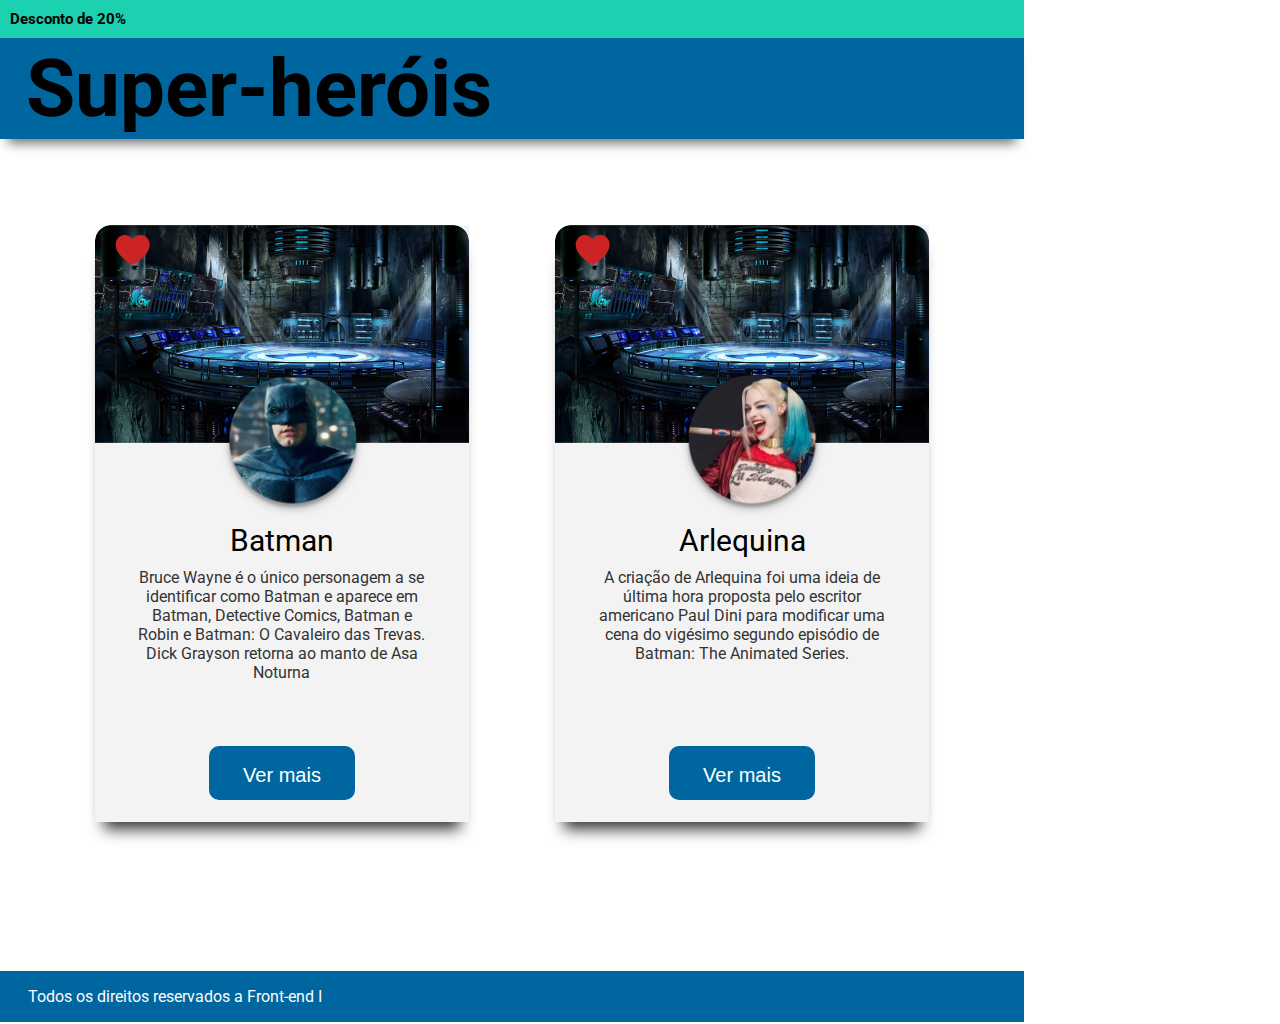
<file: Aula10/index.html>
<!DOCTYPE html>
<html lang="en">
  <head>
    <meta charset="UTF-8" />
    <meta http-equiv="X-UA-Compatible" content="IE=edge" />
    <link rel="stylesheet" href="style.css" />
    <meta name="viewport" content="width=device-width, initial-scale=1.0" />

    <title>Document</title>
  </head>
  <body>
    <header>
      <div class="desconto">
        <p>Desconto de 20%</p>
      </div>
      <div class="title">
        <h1>Super-heróis</h1>
      </div>
    </header>
    <main>
      <div class="card">
        <div class="card__card">
          <div class="card__background">
            <div class="card__background-radius">
              <img src="img/batman.png" alt="" />
            </div>
            <div class="vector">
              <img src="img/Vector.png" alt="" />
            </div>
          </div>

          <div class="texto">
            <h2 class="titulo">Batman</h2>

            <p class="card__descricao">
              Bruce Wayne é o único personagem a se identificar como Batman e
              aparece em Batman, Detective Comics, Batman e Robin e Batman: O
              Cavaleiro das Trevas. Dick Grayson retorna ao manto de Asa Noturna
            </p>
            <button class="btn"><a href="#">Ver mais</a></button>
          </div>
        </div>

        <div class="card__card">
          <div class="card__background">
            <div class="card__background-radius">
              <img src="img/arleq.png" alt="" />
            </div>
            <div class="vector"><img src="img/Vector.png" alt="" /></div>
          </div>

          <div class="texto">
            <h2 class="titulo">Arlequina</h2>

            <p class="card__descricao">
              A criação de Arlequina foi uma ideia de última hora proposta pelo
              escritor americano Paul Dini para modificar uma cena do vigésimo
              segundo episódio de Batman: The Animated Series.
            </p>
            <button class="btn"><a href="#">Ver mais</a></button>
          </div>
        </div>
      </div>
    </main>
    <footer class="footer">
      <p>Todos os direitos reservados a Front-end I</p>
    </footer>
  </body>
</html>
</file>
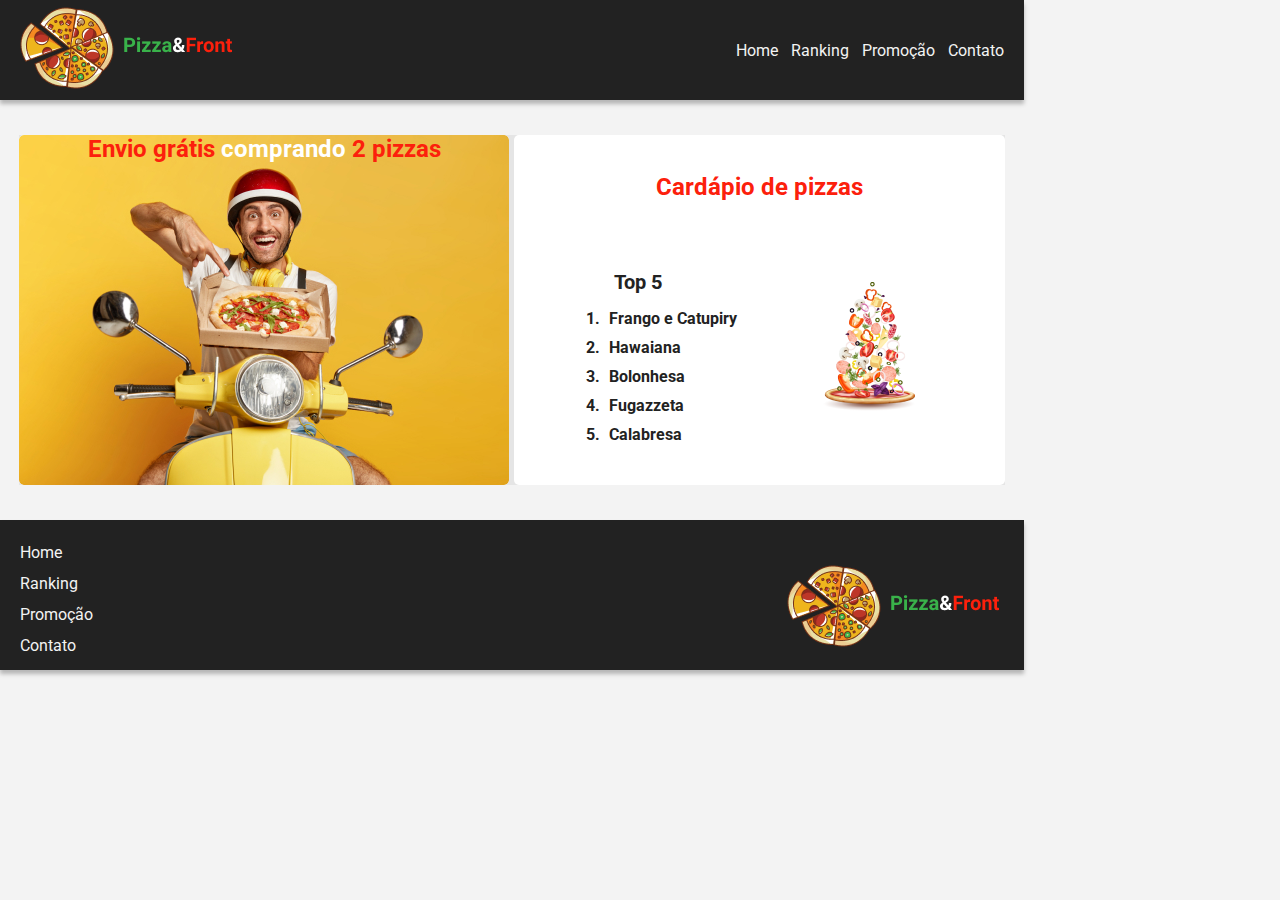
<file: Aula11/index.html>
<!DOCTYPE html>
<html lang="en">
  <head>
    <meta charset="UTF-8" />
    <meta http-equiv="X-UA-Compatible" content="IE=edge" />
    <meta name="viewport" content="width=device-width, initial-scale=1.0" />
    <link rel="stylesheet" href="style.css" />
    <title>Front-end-Aula11-CaixasFlexiveis</title>
  </head>
  <body>
    <header>
      <div class="logo">
        <img src="img/Logo.png" alt="" />
      </div>
      <div>
        <nav>
          <ul class="menu">
            <li><a href="#">Home</a></li>
            <li><a href="#">Ranking</a></li>
            <li><a href="#">Promoção</a></li>
            <li><a href="#">Contato</a></li>
          </ul>
        </nav>
      </div>
    </header>
    <main class="container">
      <div class="card__background">
        <h1>Envio grátis <span>comprando</span> 2 pizzas</h1>
      </div>

      <div>
        <div class="cardapio">
          <div>
            <span>
              <p class="cardapio__pizza">Cardápio de pizzas</p>
            </span>
          </div>

          <div class="cardapio__2">
            <div class="cardapio__3">
              <h2>Top 5</h2>
              <ol>
                <li>Frango e Catupiry</li>
                <li>Hawaiana</li>
                <li>Bolonhesa</li>
                <li>Fugazzeta</li>
                <li>Calabresa</li>
              </ol>
            </div>
            <div>
              <img src="img/PizzaFalling.png" alt="" />
            </div>
          </div>
        </div>
      </div>
    </main>
    <footer class="rodape">
      <div class="menu">
        <div>
          <nav>
            <ul class="menu__footer">
              <li><a href="#">Home</a></li>
              <li><a href="#">Ranking</a></li>
              <li><a href="#">Promoção</a></li>
              <li><a href="#">Contato</a></li>
            </ul>
          </nav>
        </div>
        <div class="footer__logo">
          <img src="img/Logo.png" alt="" />
        </div>
      </div>
    </footer>
  </body>
</html>
</file>
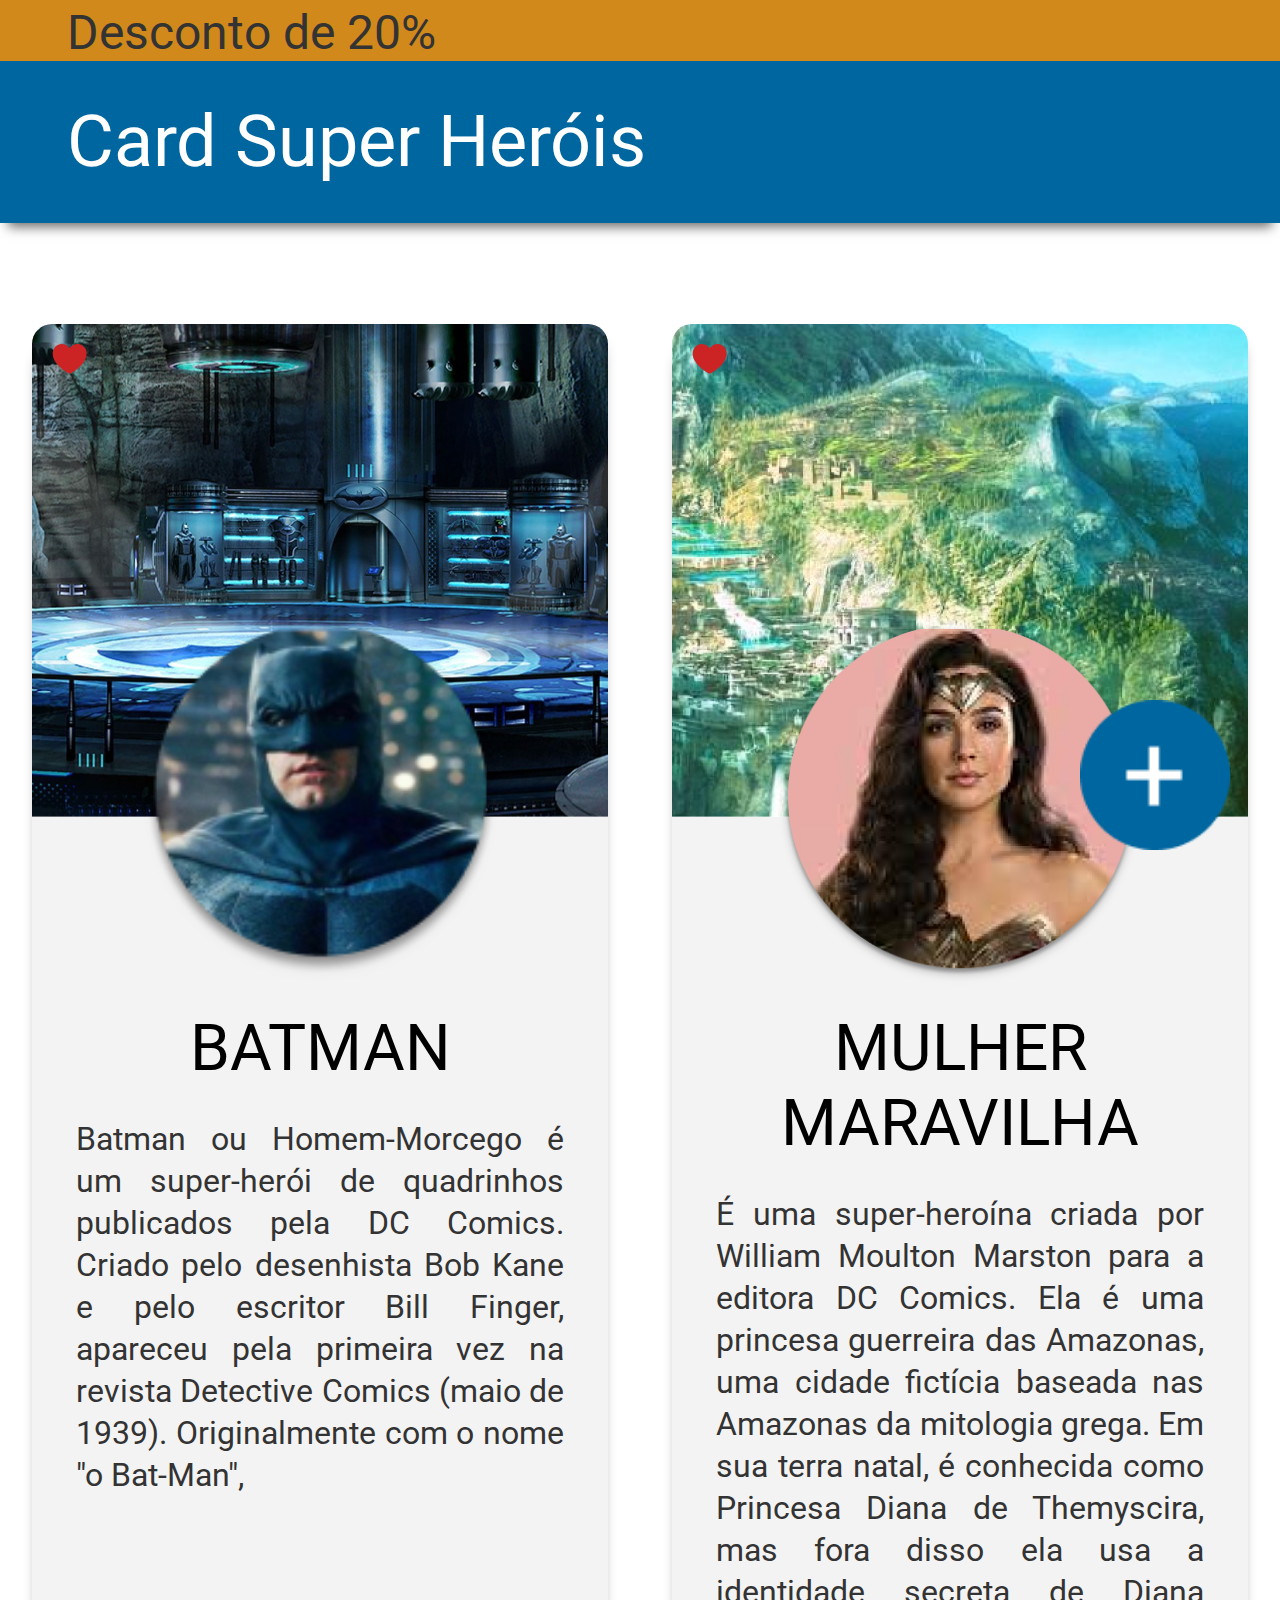
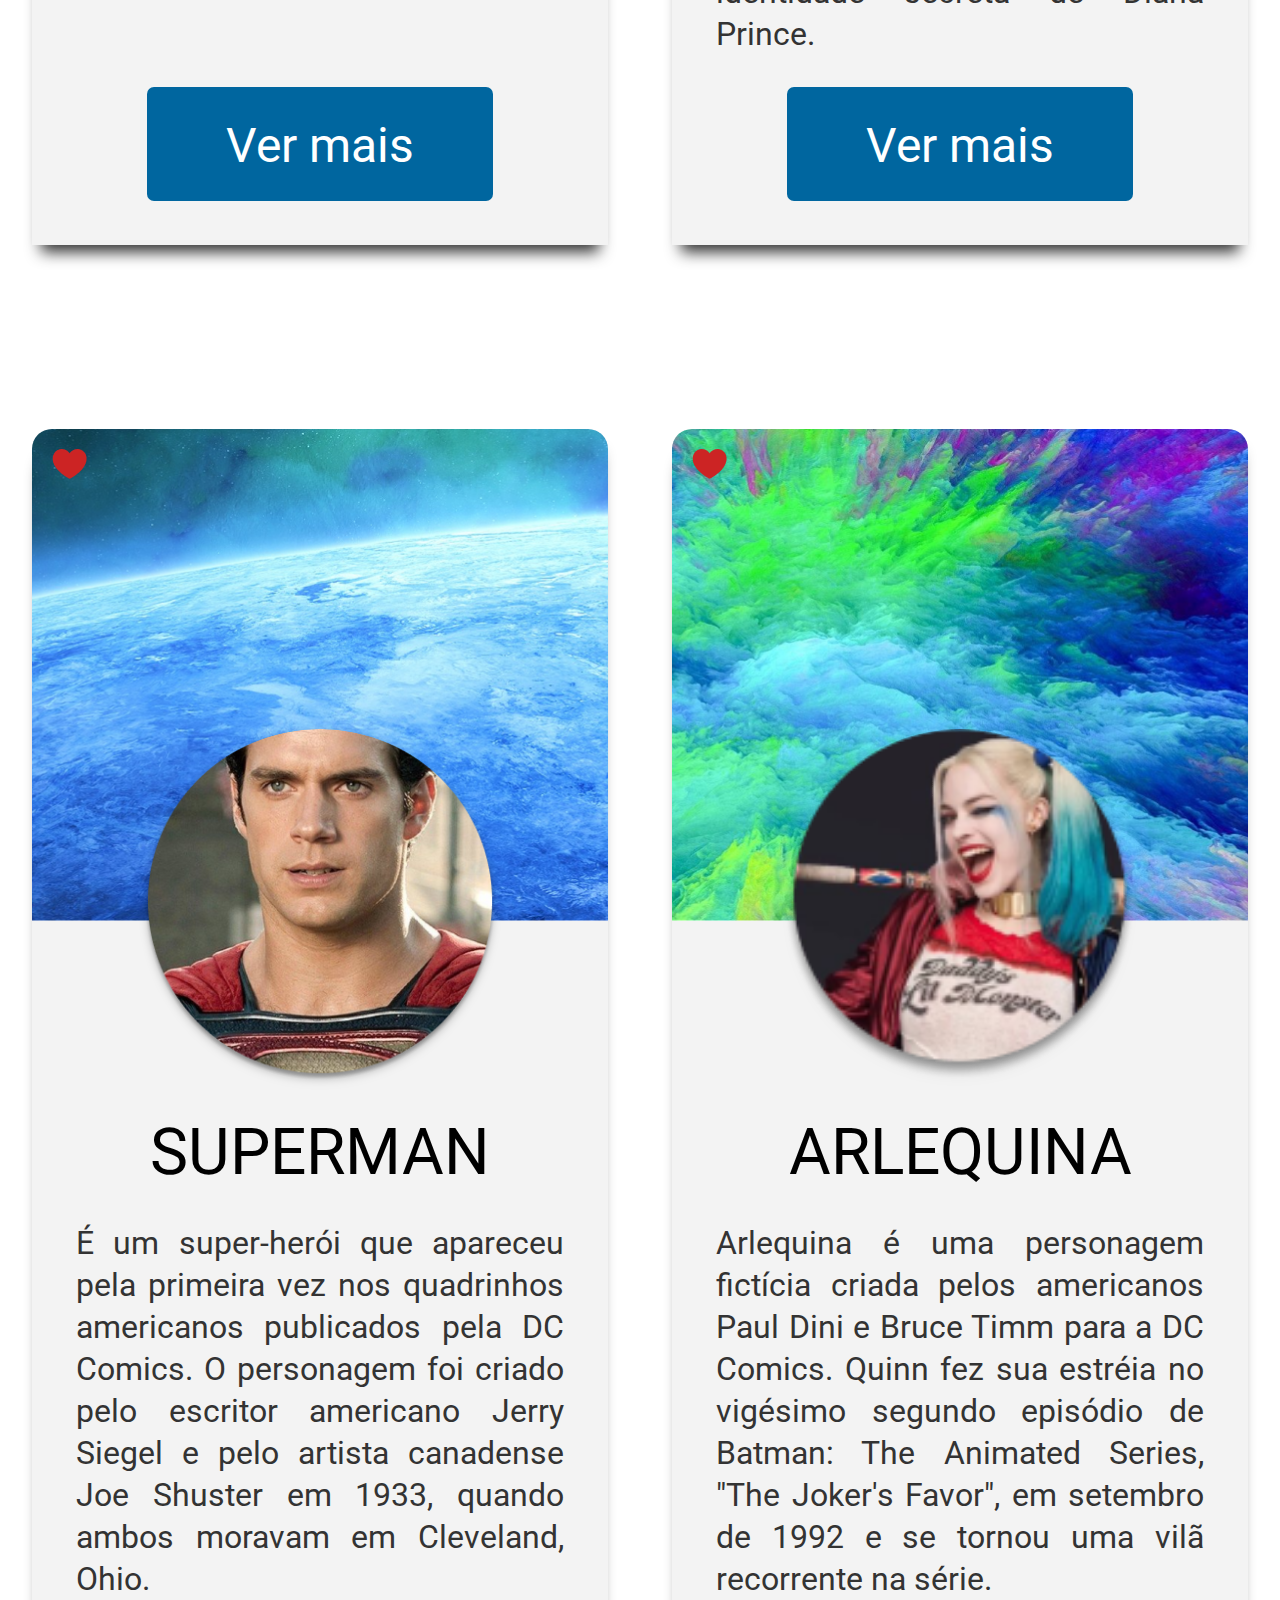
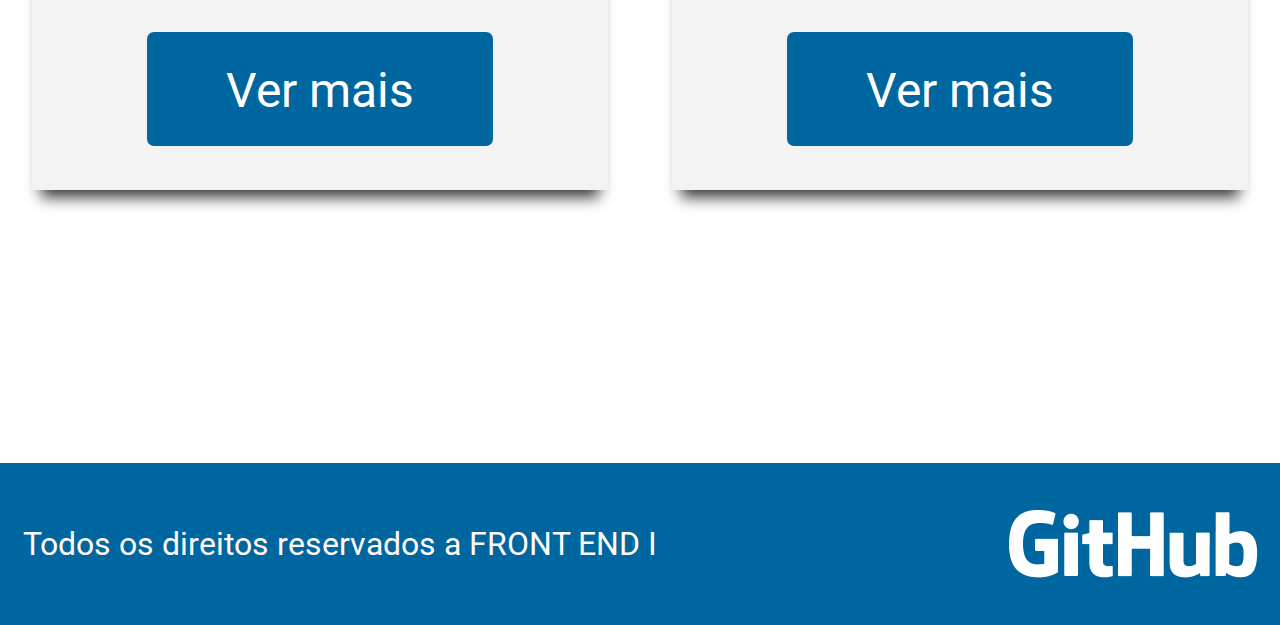
<file: Aula14/index.html>
<!DOCTYPE html>
<html lang="en">
  <head>
    <meta charset="UTF-8" />
    <meta http-equiv="X-UA-Compatible" content="IE=edge" />
    <link rel="stylesheet" href="style.css" />
    <meta name="viewport" content="width=device-width, initial-scale=1.0" />

    <title>Document</title>
  </head>
  <body>
    <div class="container">
      <header>
        <div class="cabecalho">
          <div class="desconto">
            <p>Desconto de 20%</p>
          </div>
          <div class="title">
            <h>Card Super Heróis</h>
          </div>
        </div>
      </header>
      <main>
        <div class="card">
          <div class="card__card">
            <div class="card__background">
              <div class="card__background-b">
                <div class="card__background-radius">
                  <img src="img/batman.png" alt="" />
                </div>
                <div class="vector">
                  <img src="img/Vector.png" alt="" />
                </div>
              </div>
            </div>

            <div class="texto">
              <h2 class="titulo">BATMAN</h2>

              <p class="card__descricao">
                Batman ou Homem-Morcego é um super-herói de quadrinhos
                publicados pela DC Comics. Criado pelo desenhista Bob Kane e
                pelo escritor Bill Finger, apareceu pela primeira vez na revista
                Detective Comics (maio de 1939). Originalmente com o nome "o
                Bat-Man",
              </p>
              <button class="btn"><a href="#">Ver mais</a></button>
            </div>
          </div>

          <div class="card__card">
            <div class="card__background">
              <div class="card__background-m">
                <div class="card__background-radius">
                  <img src="img/maravilha.png" alt="" />
                </div>
                <div class="vector">
                  <img src="img/Vector.png" alt="" />
                </div>
              </div>
            </div>

            <div class="texto">
              <h2 class="titulo">MULHER MARAVILHA</h2>

              <p class="card__descricao">
                É uma super-heroína criada por William Moulton Marston para a
                editora DC Comics. Ela é uma princesa guerreira das Amazonas,
                uma cidade fictícia baseada nas Amazonas da mitologia grega. Em
                sua terra natal, é conhecida como Princesa Diana de Themyscira,
                mas fora disso ela usa a identidade secreta de Diana Prince.
              </p>
              <button class="btn"><a href="#">Ver mais</a></button>
            </div>
          </div>

          <div class="card__card">
            <div class="card__background">
              <div class="card__background-s">
                <div class="card__background-radius">
                  <img src="img/superman.png" alt="" />
                </div>
                <div class="vector">
                  <img src="img/Vector.png" alt="" />
                </div>
              </div>
            </div>

            <button class="elipse">
              <a href=""><img src="img/Button.png" alt="" /> </a>
            </button>

            <div class="texto">
              <h2 class="titulo">SUPERMAN</h2>

              <p class="card__descricao">
                É um super-herói que apareceu pela primeira vez nos quadrinhos
                americanos publicados pela DC Comics. O personagem foi criado
                pelo escritor americano Jerry Siegel e pelo artista canadense
                Joe Shuster em 1933, quando ambos moravam em Cleveland, Ohio.
              </p>
              <button class="btn"><a href="#">Ver mais</a></button>
            </div>
          </div>

          <div class="card__card">
            <div class="card__background">
              <div class="card__background-ar">
                <div class="card__background-radius">
                  <img src="img/arleq.png" alt="" />
                </div>
                <div class="vector"><img src="img/Vector.png" alt="" /></div>
              </div>
            </div>

            <div class="texto">
              <h2 class="titulo">ARLEQUINA</h2>

              <p class="card__descricao">
                Arlequina é uma personagem fictícia criada pelos americanos Paul
                Dini e Bruce Timm para a DC Comics. Quinn fez sua estréia no
                vigésimo segundo episódio de Batman: The Animated Series, "The
                Joker's Favor", em setembro de 1992 e se tornou uma vilã
                recorrente na série.
              </p>
              <button class="btn"><a href="#">Ver mais</a></button>
            </div>
          </div>
        </div>
      </main>
      <footer class="footer">
        <p>Todos os direitos reservados a FRONT END I</p>
        <a
          class="github"
          href="https://github.com/decapitaneo/Front-End/tree/main/Aula14"
        >
          <img src="img/github.png" alt="" />
        </a>
      </footer>
    </div>
  </body>
</html>
</file>
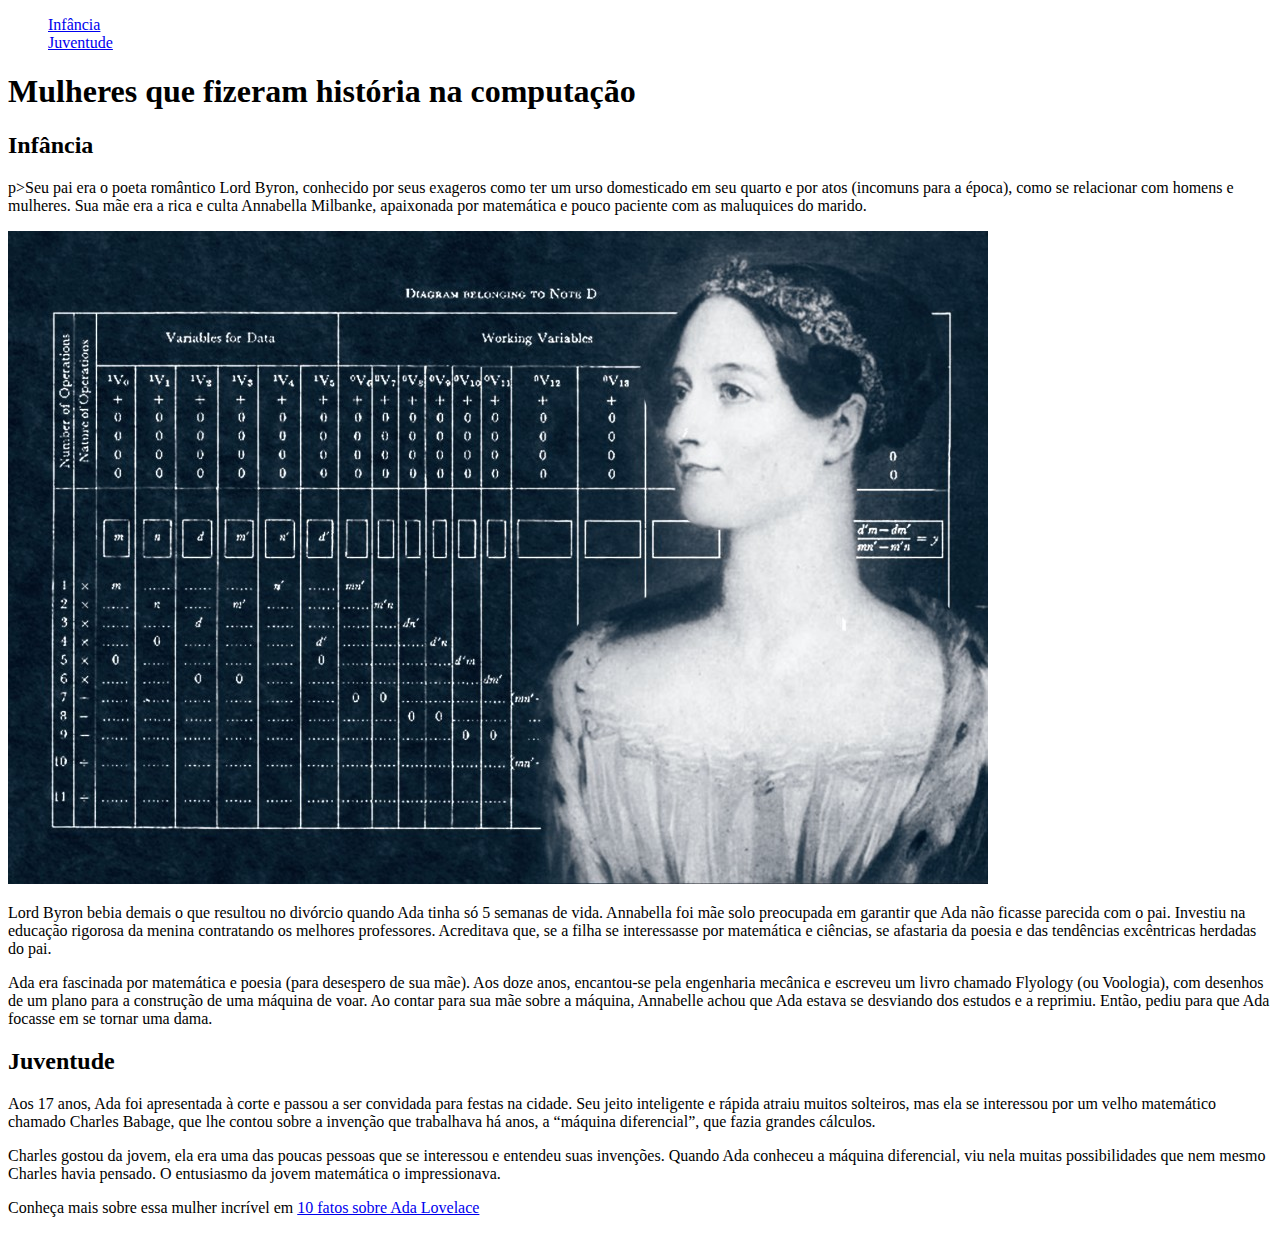
<file: aula6/index.html>
<!DOCTYPE html>
<html lang="en">
  <head>
    <meta charset="UTF-8" />
    <meta http-equiv="X-UA-Compatible" content="IE=edge" />
    <meta name="viewport" content="width=device-width, initial-scale=1.0" />
    <title>Ada Lovelace</title>
  </head>
  <body>
    <header>
      
      <nav>
        <ul type="none">
          <li><a href="#infancia">Infância</a></li>
          <li><a href="#juventude">Juventude</a></li>
        </ul>
      </nav>
    </header>
    <h1>Mulheres que fizeram história na computação</h1>
    <section id="infancia">
      <h2>Infância</h2>
      p>Seu pai era o poeta romântico Lord Byron, conhecido por seus exageros como ter um urso domesticado em seu quarto e por atos (incomuns para a época), como se relacionar com homens e mulheres. Sua mãe era a rica e culta Annabella Milbanke, apaixonada por matemática e pouco paciente com as maluquices do marido.</p>
      <img src="imagem/Ada-Lovelace.jpg" alt="Imagem antiga de Ada Lovelace">

            <p>Lord Byron bebia demais o que resultou no divórcio quando Ada tinha só 5 semanas de vida. Annabella foi mãe solo preocupada em garantir que Ada não ficasse parecida com o pai. Investiu na educação rigorosa da menina contratando os melhores professores. Acreditava que, se a filha se interessasse por matemática e ciências, se afastaria da poesia e das tendências excêntricas herdadas do pai.</P>

            <p>Ada era fascinada por matemática e poesia (para desespero de sua mãe). Aos doze anos, encantou-se pela engenharia mecânica e escreveu um livro chamado Flyology (ou Voologia), com desenhos de um plano para a construção de uma máquina de voar. Ao contar para sua mãe sobre a máquina, Annabelle achou que Ada estava se desviando dos estudos e a reprimiu. Então, pediu para que Ada focasse em se tornar uma dama.</p>
           

    </section>

    <section id="juventude">
      <h2>Juventude</h2>
      <p>Aos 17 anos, Ada foi apresentada à corte e passou a ser convidada para festas na cidade. Seu jeito inteligente e rápida atraiu muitos solteiros, mas ela se interessou por um velho matemático chamado Charles Babage, que lhe contou sobre a invenção que trabalhava há anos, a “máquina diferencial”, que fazia grandes cálculos.</p>

       <p>Charles gostou da jovem, ela era uma das poucas pessoas que se interessou e entendeu suas invenções. Quando Ada conheceu a máquina diferencial, viu nela muitas possibilidades que nem mesmo Charles havia pensado. O entusiasmo da jovem matemática o impressionava.</p>
    </section>
    <footer>
      <section>
        <p>Conheça mais sobre essa mulher incrível em  <a href="https://revistagalileu.globo.com/Sociedade/Curiosidade/noticia/2018/02/10-fatos-sobre-ada-lovelace-que-farao-voce-admira-la-ainda-mais.html" target="blank">10 fatos sobre Ada Lovelace </a> </p>
      </section>
    </footer>
  </body>
</html>
</file>
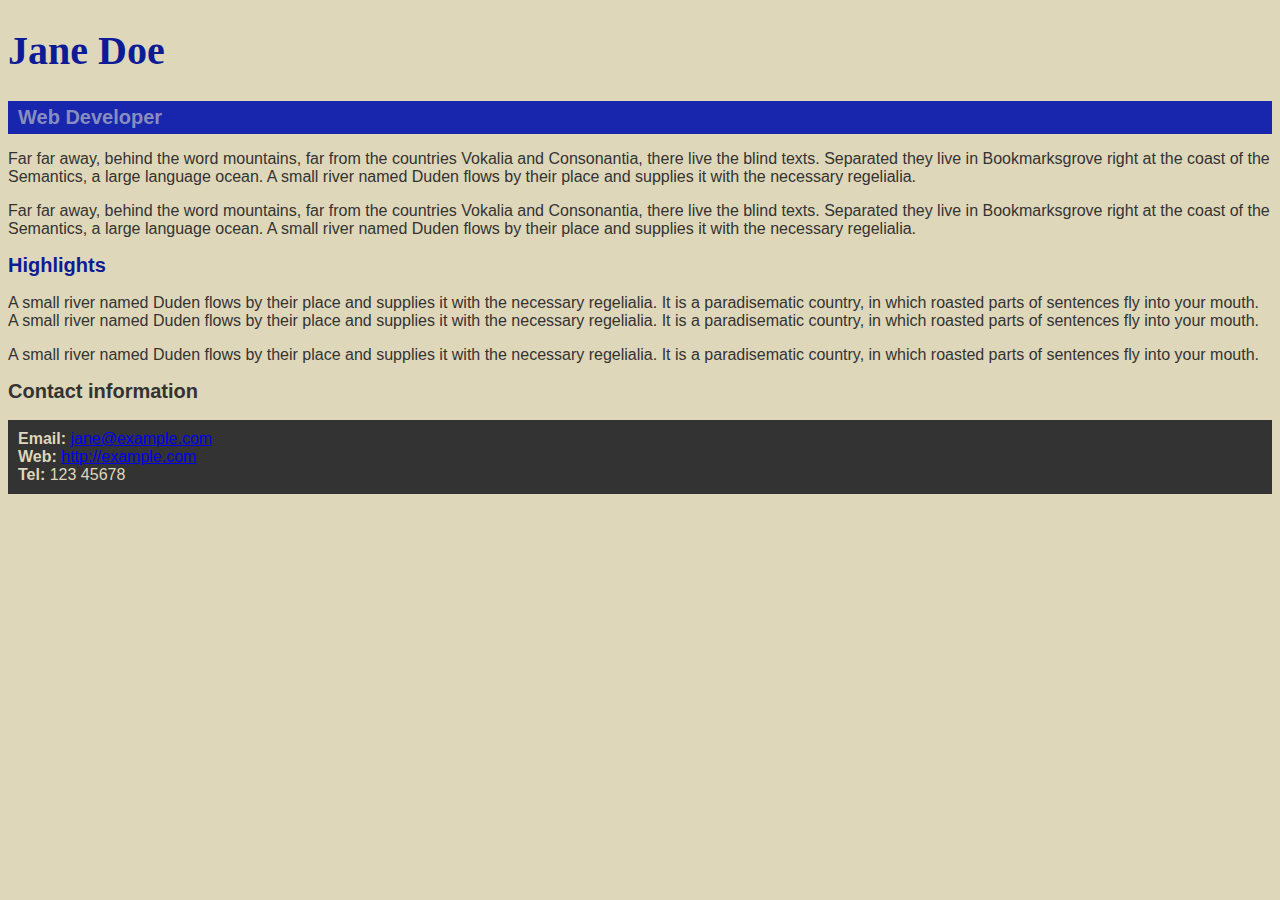
<file: Aula7/index.html>
<!DOCTYPE html>
<html lang="en">
  <head>
    <meta charset="utf-8" />
    <link rel="stylesheet" href="css/style.css" />
    <title>Jane Doe</title>
  </head>

  <body>
    <header>
      <h1>Jane Doe</h1>
      <div class="job-title">Web Developer</div>
    </header>

    <main>
      <p>
        Far far away, behind the word mountains, far from the countries Vokalia
        and Consonantia, there live the blind texts. Separated they live in
        Bookmarksgrove right at the coast of the Semantics, a large language
        ocean. A small river named Duden flows by their place and supplies it
        with the necessary regelialia.
      </p>
      <p>
        Far far away, behind the word mountains, far from the countries Vokalia
        and Consonantia, there live the blind texts. Separated they live in
        Bookmarksgrove right at the coast of the Semantics, a large language
        ocean. A small river named Duden flows by their place and supplies it
        with the necessary regelialia.
      </p>

      <h2 id="high">Highlights</h2>

      <p>
        A small river named Duden flows by their place and supplies it with the
        necessary regelialia. It is a paradisematic country, in which roasted
        parts of sentences fly into your mouth. A small river named Duden flows
        by their place and supplies it with the necessary regelialia. It is a
        paradisematic country, in which roasted parts of sentences fly into your
        mouth.
      </p>
      <p>
        A small river named Duden flows by their place and supplies it with the
        necessary regelialia. It is a paradisematic country, in which roasted
        parts of sentences fly into your mouth.
      </p>
    </main>

    <footer>
      <h2>Contact information</h2>
      <ul>
        <li>
          <strong>Email:</strong>
          <a href="mailto:jane@example.com">jane@example.com</a>
        </li>
        <li>
          <strong>Web:</strong>
          <a href="http://example.com">http://example.com</a>
        </li>
        <li><strong>Tel:</strong> 123 45678</li>
      </ul>
    </footer>
  </body>
</html>
</file>
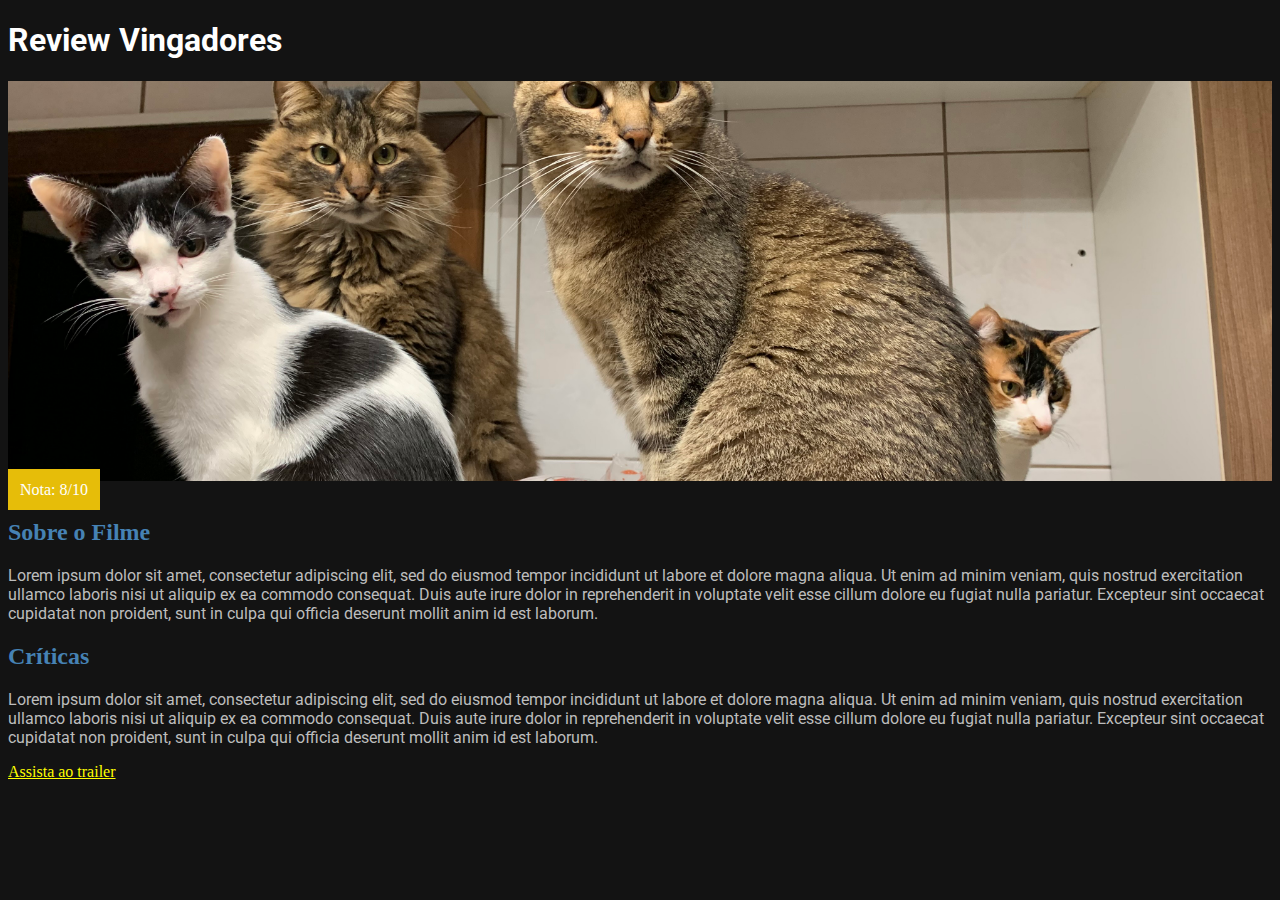
<file: Aula8/index.html>
<!DOCTYPE html>
<html lang="en">
  <head>
    <meta charset="UTF-8" />
    <meta http-equiv="X-UA-Compatible" content="IE=edge" />
    <meta name="viewport" content="width=device-width, initial-scale=1.0" />
    <link rel="stylesheet" href="css/style.css" />
    <title>Review</title>
  </head>
  <body>
    <h1>Review Vingadores</h1>

    <div class="media-picture"></div>

    <span class="review-score">Nota: 8/10</span>

    <h2>Sobre o Filme</h2>

    <p>
      Lorem ipsum dolor sit amet, consectetur adipiscing elit, sed do eiusmod
      tempor incididunt ut labore et dolore magna aliqua. Ut enim ad minim
      veniam, quis nostrud exercitation ullamco laboris nisi ut aliquip ex ea
      commodo consequat. Duis aute irure dolor in reprehenderit in voluptate
      velit esse cillum dolore eu fugiat nulla pariatur. Excepteur sint occaecat
      cupidatat non proident, sunt in culpa qui officia deserunt mollit anim id
      est laborum.
    </p>

    <h2>Críticas</h2>

    <p>
      Lorem ipsum dolor sit amet, consectetur adipiscing elit, sed do eiusmod
      tempor incididunt ut labore et dolore magna aliqua. Ut enim ad minim
      veniam, quis nostrud exercitation ullamco laboris nisi ut aliquip ex ea
      commodo consequat. Duis aute irure dolor in reprehenderit in voluptate
      velit esse cillum dolore eu fugiat nulla pariatur. Excepteur sint occaecat
      cupidatat non proident, sunt in culpa qui officia deserunt mollit anim id
      est laborum.
    </p>

    <a href="http://">Assista ao trailer</a>
  </body>
</html>
</file>
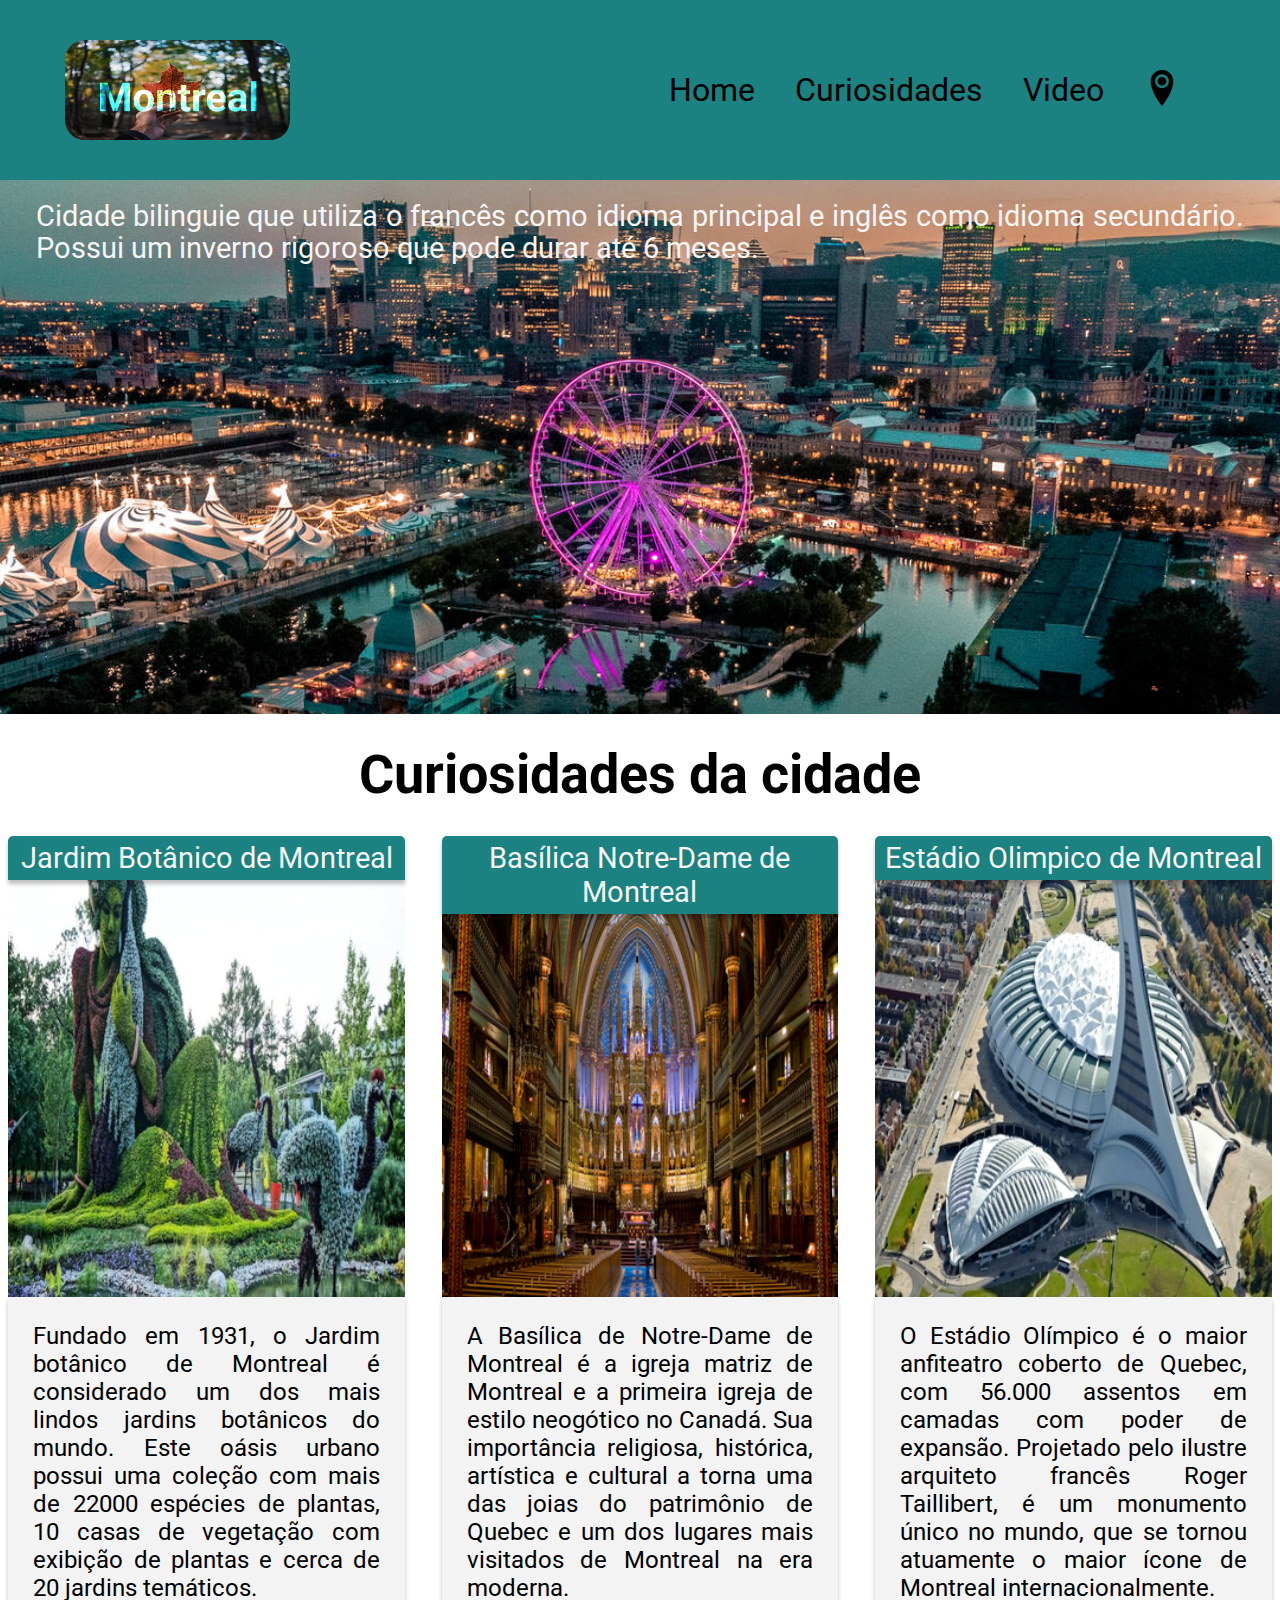
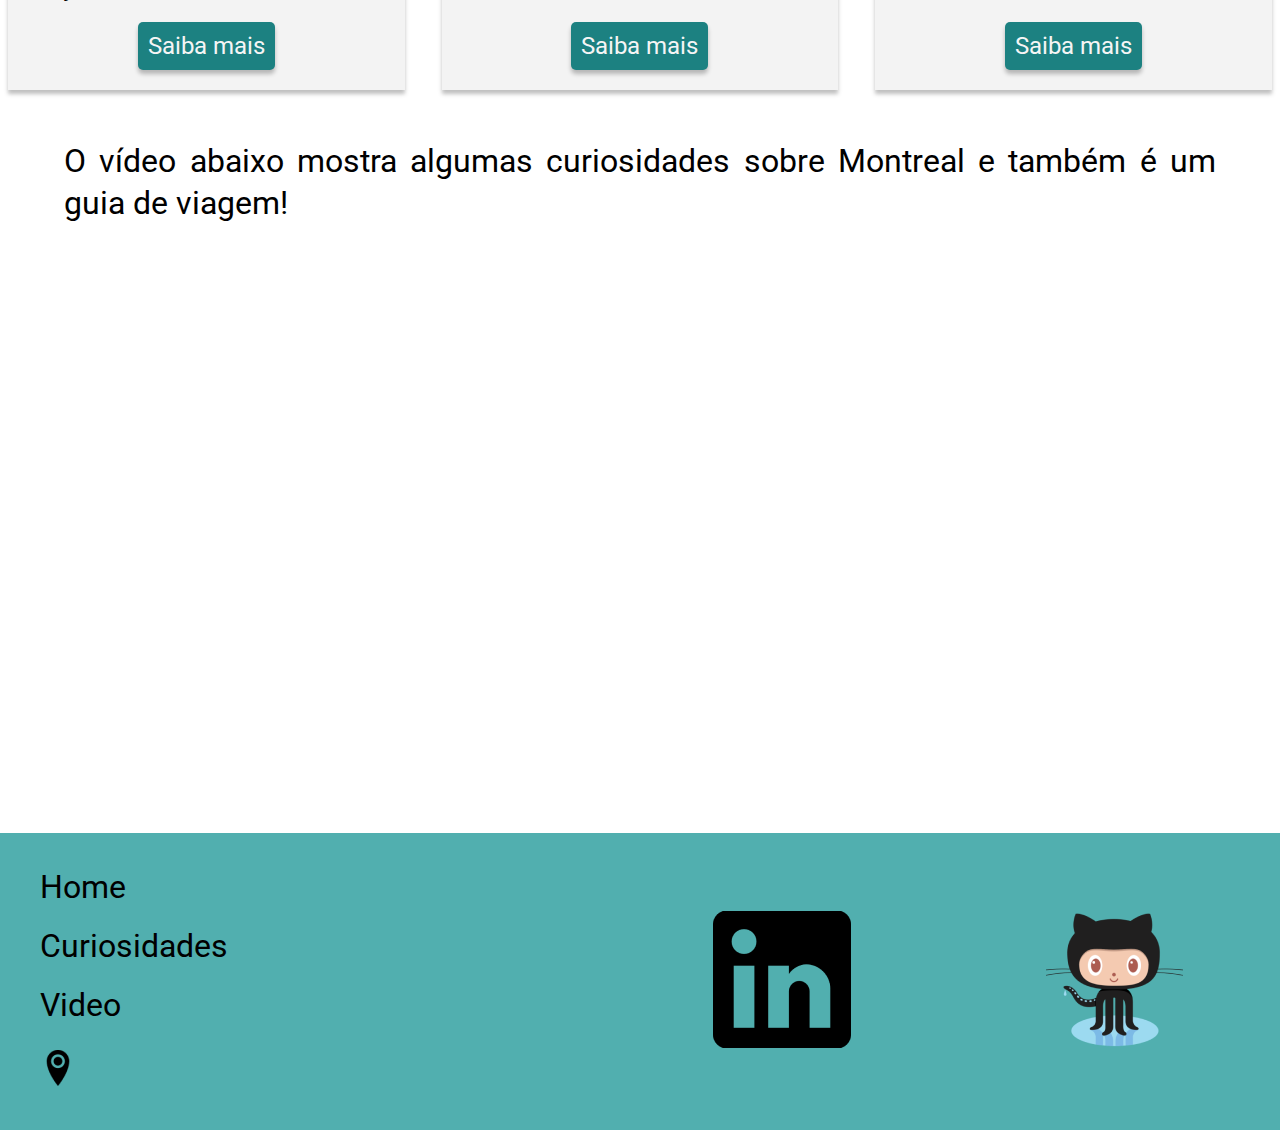
<file: Checkpoint1/index.html>
<!DOCTYPE html>
<html lang="en">
  <head>
    <meta charset="UTF-8" />
    <meta http-equiv="X-UA-Compatible" content="IE=edge" />
    <meta name="viewport" content="width=device-width, initial-scale=1.0" />
    <link rel="stylesheet" href="style.css" />
    <link href="https://fonts.googleapis.com/css2?family=Noto+Sans:wght@400;700&family=Poppins:wght@200;300;400;500;600;700&family=Roboto:ital,wght@0,400;1,700&family=Source+Sans+3:ital,wght@0,300;0,800;1,700&display=swap" rel="stylesheet">
    <title>Checkpoint1</title>
  </head>
  <body>
    <header> 
      <div class="header__logo__navbar">
        <div class="logo">
          <img src="images/logo.png" alt="Logo Montreal" />
        </div>
        <div>
          <nav>
            <ul class="header__nav">
              <li><a href="#home">Home</a></li>
              <li><a href="#curiosidades">Curiosidades</a></li>
              <li><a href="#video">Video</a></li>
              <li class="header__nav__location">
                <a href="https://goo.gl/maps/tedd5k3tsM4SHD3A7" target="blanket">
                  <img src="./images/location.png"alt="Mapa com a localização dos principais lugares para visitar em Montreal"></a
                ></a>
              </li>
            </ul>
          </nav>
        </div>
      </div>
    </header>
    <section>
      <div id="home" class="slider__background">
        <div class="slider__descricao">
          <p class="slider__descricao_p">
              Cidade bilinguie que utiliza o francês como idioma principal e inglês como idioma secundário. Possui um inverno rigoroso que pode durar até 6 meses.
          </p>
        </div>

      </div>
      
    </section>
    <main>
      <div id="curiosidades" class="container__curiosidades">
        <div class="container__curisosidades__title" alt="Vista da cidade de Montreal toda iluminada">
          <h2>Curiosidades da cidade</h2>
        </div>
        
        <div class="container__card">
          <div class="container__card__background">
            <div class="container__card__background__jardim">
              <div class="name" alt="Jardim Botânico de Montreal em sua exuberância">
                <p>Jardim Botânico de Montreal</p>
              </div>
            </div>
            <div class="descricao__background">
              <div class="descricao__background__p">
                <p>
                  Fundado em 1931, o Jardim botânico de Montreal é considerado
                  um dos mais lindos jardins botânicos do mundo. Este oásis
                  urbano possui uma coleção com mais de 22000 espécies de
                  plantas, 10 casas de vegetação com exibição de plantas e cerca
                  de 20 jardins temáticos. 
                </p>
              </div>
              <div class="descricao__background__button">
                <button class="btn">
                  <a
                    href="https://espacepourlavie.ca/en/botanical-garden"
                    target="blank"
                    >Saiba mais
                  </a>
                </button>
              </div>
            </div>
          </div>

          <div class="container__card__background">
            <div class="container__card__background__notre-dame">
              <div class="name" alt="Visão interna da Basílica de Notre-dDame de Montreal">
                <p>Basílica Notre-Dame de Montreal</p>
              </div>
            </div>
            <div class="descricao__background">
              <div class="descricao__background__p">
                <p>
                  A Basílica de Notre-Dame de Montreal é a igreja matriz de Montreal e a primeira igreja de estilo neogótico no Canadá.
                  Sua importância religiosa, histórica, artística e cultural a torna uma das joias do patrimônio de Quebec e um dos lugares mais visitados de Montreal na era moderna.
                </p>
              </div>
              <div class="descricao__background__button">
                <button class="btn">
                  <a href="https://www.basiliquenotredame.ca/en" target="blank">Saiba mais </a>
                </button>
              </div>
            </div>
          </div>

          <div class="container__card__background">
            <div class="container__card__background__olimpic">
              <div class="name" alt="Vista áerea do Estádio Olímpico de Montreal">
                <p>Estádio Olimpico de Montreal</p>
              </div>
            </div>
            <div class="descricao__background">
              <div class="descricao__background__p">
                <p>
                  O Estádio Olímpico é o maior anfiteatro coberto de Quebec, 
                  com 56.000 assentos em camadas com poder de expansão.
                  Projetado pelo ilustre arquiteto francês Roger Taillibert, 
                  é um monumento único no mundo, que se tornou atuamente o maior ícone de Montreal internacionalmente.
                </p>
              </div>
              <div class="descricao__background__button">
                <button class="btn">
                  <a href="https://parcolympique.qc.ca/quoi-faire/stade-olympique/" target="blank">Saiba mais </a>
                </button>
              </div>
            </div>
          </div>
        </div>
      </div>

      <div id="video" class="container__video__titulo">
        <div class="container__video__descricao">
          <p>
            O vídeo abaixo mostra algumas curiosidades sobre Montreal e também é um guia de viagem!
          </p>
        </div>

        <div class="container__video">
          <iframe width="1077" height="534" 
          src="https://www.youtube.com/embed/poe2cLKw9ko" 
          title="YouTube video player" 
          frameborder="0" 
          allow="accelerometer; autoplay; clipboard-write; encrypted-media; gyroscope; picture-in-picture"
           allowfullscreen>
          </iframe>
        </div>
      </div>

      <footer>
        <div class="footer">
          <div class="footer__nav">
            <nav>
              <ul class="header__nav">
                <li><a href="#">Home</a></li>
                <li><a href="#">Curiosidades</a></li>
                <li><a href="#">Video</a></li>
                <li class="header__nav__location">
                  <a href="https://goo.gl/maps/tedd5k3tsM4SHD3A7" target="blanket"
                    >
                    <img src="./images/location.png"alt=""></a
                  ></a>
                </li>
              </ul>
            </nav>
          </div>
          <div class="footer__logo">
            <a href="https://www.linkedin.com/feed/" target="blanket"
            >
            <img src="./images/linkedin.png" alt="Logo do Linkedin" />
          </a>
          <a href="https://github.com/" target="blanket"
            >
            <img src="./images/github.png" alt="Logo do GitHub" />
          </a>

          </div>
          
        </div>
      </footer>
    </main>
  </body>
</html>
</file>
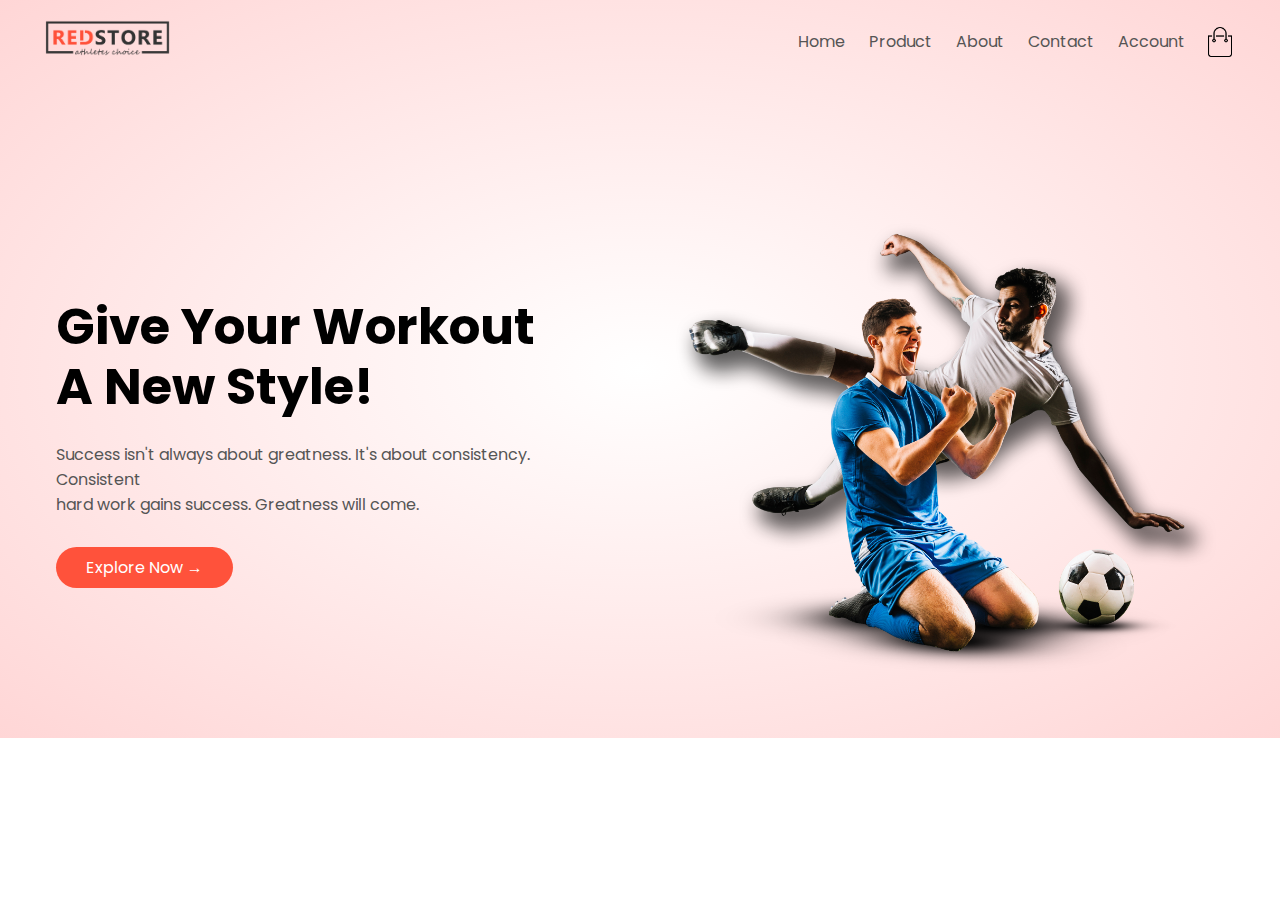
<file: Ecommerce/index.html>
<!DOCTYPE html>
<html lang="en">
  <head>
    <meta charset="UTF-8" />
    <meta http-equiv="X-UA-Compatible" content="IE=edge" />
    <meta name="viewport" content="width=device-width, initial-scale=1.0" />
    <title>RedStore | Ecommerce Website Design</title>
    <link rel="stylesheet" href="style.css" />
    <link rel="preconnect" href="https://fonts.googleapis.com">
<link rel="preconnect" href="https://fonts.gstatic.com" crossorigin>
<link href="https://fonts.googleapis.com/css2?family=Noto+Sans:wght@400;700&family=Poppins:wght@200;300;400;500;600;700&family=Roboto:ital,wght@0,400;1,700&family=Source+Sans+3:ital,wght@0,300;0,800;1,700&display=swap" rel="stylesheet">
  </head>
  <body>
    <div class="header">
      <div class="container">
        <div class="navbar">
          <div class="logo">
            <img src="./images/logo.png" width="125px" alt="" />
          </div>
          <nav>
            <ul>
              <li><a href="">Home</a></li>
              <li><a href="">Product</a></li>
              <li><a href="">About</a></li>
              <li><a href="">Contact</a></li>
              <li><a href="">Account</a></li>
            </ul>
          </nav>
          <img src="images/cart.png" width="30px" height="30px" alt="">
        </div>
        <div class="row">
          <div class="col-2">
            <h1>
              Give Your Workout <br />
              A New Style!
            </h1>
            <p>
              Success isn't always about greatness. It's about consistency.
              Consistent <br />
              hard work gains success. Greatness will come.
            </p>
            <a href="" class="btn">Explore Now &#8594</a>
          </div>
          <div class="col-2">
            <img src="images/image1.png" alt="" />
          </div>
        </div>
      </div>
    </div>
    <!------featured Categories------ -->

    <div class="categories">
      <div class="row">
        <div class="col-3">

        </div>
        <div class="col-3">
          
        </div>
        <div class="col-3">
          
        </div>
      </div>
    </div>
  </body>
</html>
</file>
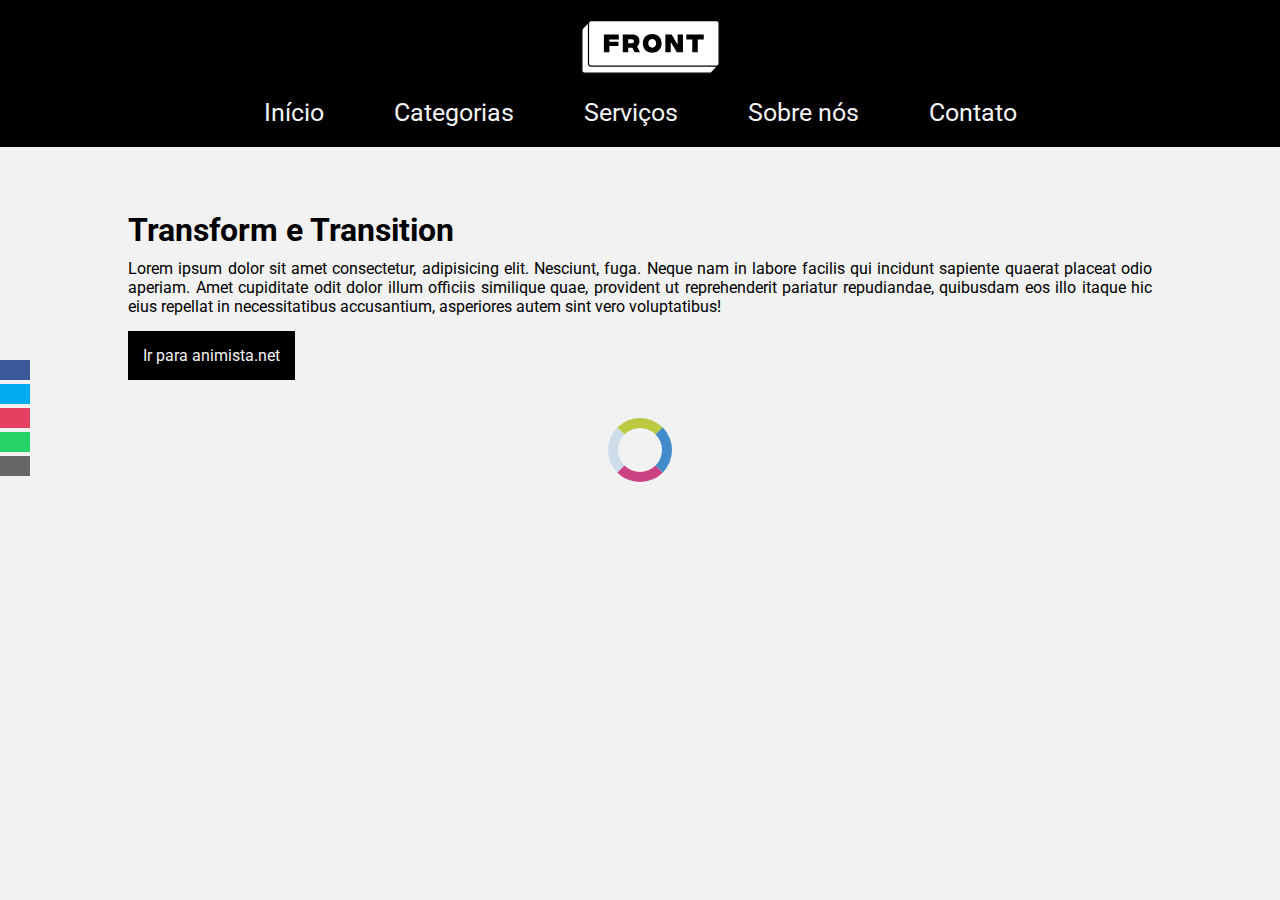
<file: Aula18/Aula18_Mesa/index.html>
<!DOCTYPE html>
<html lang="pt-BR">
<head>
    <meta charset="UTF-8">
    <meta http-equiv="X-UA-Compatible" content="IE=edge">
    <meta name="viewport" content="width=device-width, initial-scale=1.0">
    <title>CSS avanzado</title>
    <link rel="stylesheet" href="https://use.fontawesome.com/releases/v5.15.3/css/all.css" integrity="sha384-SZXxX4whJ79/gErwcOYf+zWLeJdY/qpuqC4cAa9rOGUstPomtqpuNWT9wdPEn2fk" crossorigin="anonymous">
    <link rel="stylesheet" href="./css/style_base.css">

</head>
<body >
    <header>
        <img class="logo" src="img/logo.svg" alt="">
		<nav>
			<ul>
				<li><a href="#">Início</a></li>
				<li><a href="#">Categorias</a></li>
				<li><a href="#">Serviços</a></li>
				<li><a href="#">Sobre nós</a></li>
				<li><a href="#">Contato</a></li>
			</ul>
		</nav>
	</header>
    <aside class="social">
		<ul>
			<li><a href="#" target="_blank" class="icon-facebook"><i class="fab fa-facebook"></i></a></li>
			<li><a href="#" target="_blank" class="icon-twitter"><i class="fab fa-twitter"></i></a></li>
			<li><a href="#" target="_blank" class="icon-instagram"><i class="fas fa-camera"></i></a></li>
			<li><a href="#" target="_blank" class="icon-whatsapp"><i class="fas fa-comment"></i></a></li>
			<li><a href="mailto:lromiglia@digitalhouse.com" class="icon-mail"><i class="fas fa-envelope"></i></a></li>
		</ul>
    </aside>
    <section class="container ">
        <h1>Transform e Transition</h1>
        <p>Lorem ipsum dolor sit amet consectetur, adipisicing elit. Nesciunt, fuga. Neque nam in labore facilis qui incidunt sapiente quaerat placeat odio aperiam. Amet cupiditate odit dolor illum officiis similique quae, provident ut reprehenderit pariatur repudiandae, quibusdam eos illo itaque hic eius repellat in necessitatibus accusantium, asperiores autem sint vero voluptatibus!</p>
        <a href="https://animista.net/" target="_blank">Ir para animista.net</a>
        
    </section>
    <span class="spinner"></span>
</body>
</html>
</file>
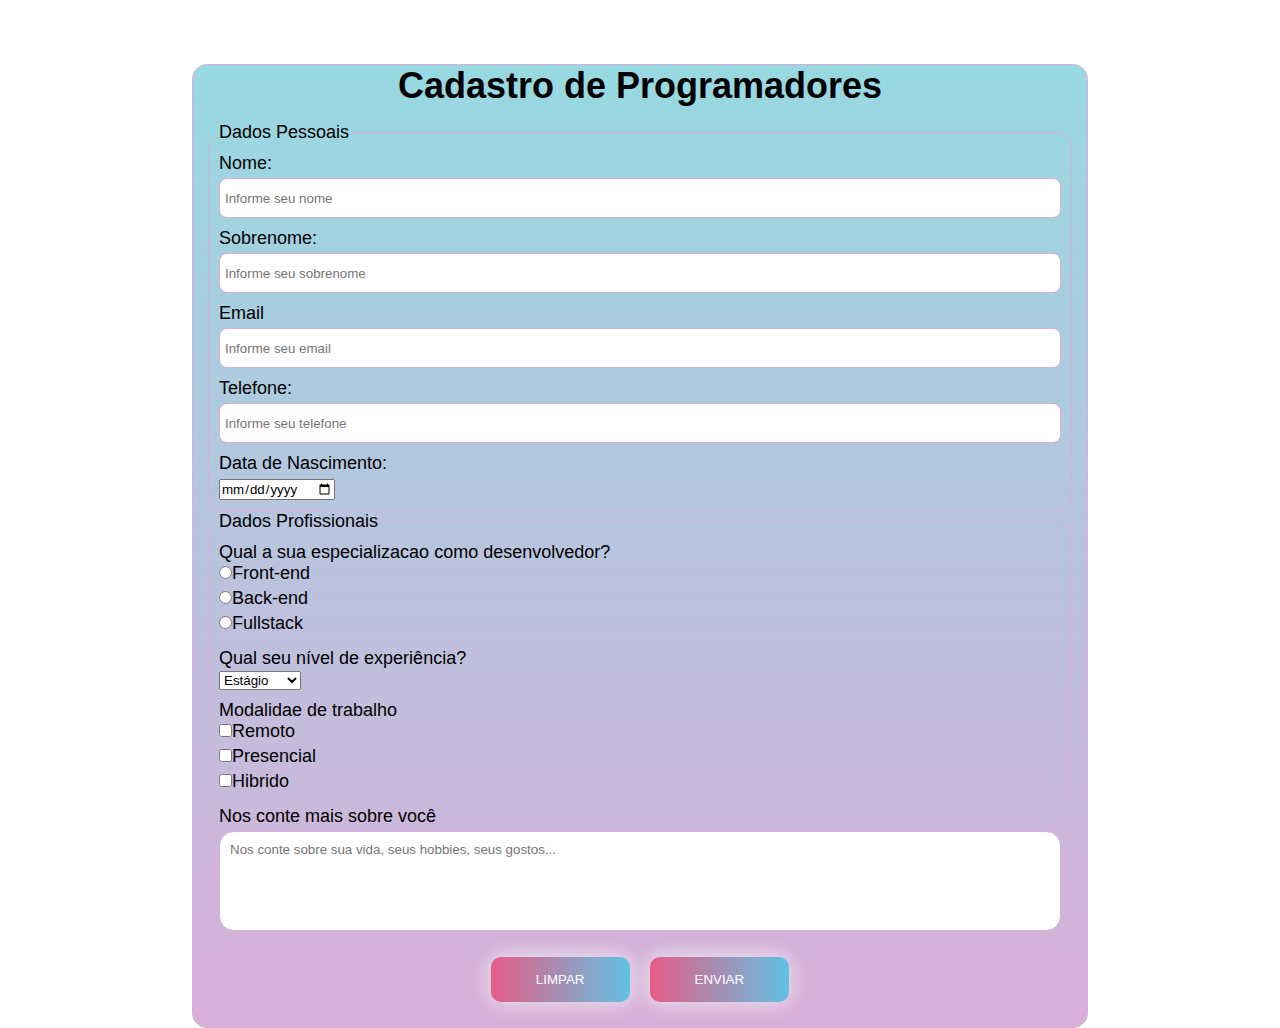
<file: Aula14/FORM_TEST/test.htm>
<!DOCTYPE html>
<html lang="en">
  <head>
    <meta charset="UTF-8" />
    <meta http-equiv="X-UA-Compatible" content="IE=edge" />
    <meta name="viewport" content="width=device-width, initial-scale=1.0" />
    <link rel="stylesheet" href="test.css" />
    <title>Document</title>
  </head>
  <body>
    <div class="formulario">
      <h1>Cadastro de Programadores</h1>
      <form action="" method="post">
        <fieldset class="dados">
          <!--Responsavel pelo agrupamento ="caixa"-->
          <legend>Dados Pessoais</legend>
          <div class="div">
            <label for="nome">Nome:</label>
            <!--label=etiqueta/ permite a digitaca o campo-->
            <input
              type="text"
              name="nome"
              id="nome"
              placeholder="Informe seu nome"
            />
          </div>

          <div class="div">
            <label for="sobrenome">Sobrenome:</label>
            <!--label=etiqueta/ permite a digitaca o campo-->
            <input
              type="text"
              name="sobrenome"
              id="sobrenome"
              placeholder="Informe seu sobrenome"
              required
            />
          </div>

          <div class="div">
            <label for="email">Email</label>
            <input
              type="email"
              name="email"
              id="email"
              placeholder="Informe seu email"
              required
            />
          </div>
          <div class="div">
            <label for="telefone">Telefone:</label>
            <input
              type="tel"
              name="telefone"
              id="telefone"
              placeholder="Informe seu telefone"
            />
          </div>
          <div class="div">
            <label for="dtNascimento">Data de Nascimento: </label>
            <input type="date" name="dtNascimento" id="dtNascimento" />
          </div>
        </fieldset>

        <fieldset class="dados">
          <legend>Dados Profissionais</legend>

          <div class="especializacao">
            <p>Qual a sua especializacao como desenvolvedor?</p>
            <label for="esp-front">
              <input type="radio" name="espDev" id="esp-front" />Front-end
            </label>
            <label for="esp-back">
              <input type="radio" name="espDev" id="esp-back" />Back-end
            </label>
            <label for="esp-full">
              <input type="radio" name="espDev" id="esp-full" />Fullstack
            </label>
          </div>

          <div class="experiencia">
            <p>Qual seu nível de experiência?</p>
            <select name="exp" id="exp">
              <optgroup label="Nível de experiência">
                <option value="estágio">Estágio</option>
                <option value="junior">Júnior</option>
                <option value="pleno">Pleno</option>
                <option value="senior">Senior</option>
              </optgroup>
            </select>
            <!--
              <select name="pais" id="pais">
            <optgroup>
              <option value="pais" placeholder="pais">Pais</option>
            </optgroup>
          </select>
            -->
          </div>
          <div class="modalidad">
            <p>Modalidae de trabalho</p>
            <label for="mod-remoto">
              <input type="checkbox" name="mod-remoto" id="mod-remoto" />Remoto
            </label>
            <label for="mod-presencial">
              <input
                type="checkbox"
                name="mod-presencial"
                id="mod-presencial"
              />Presencial
            </label>
            <label for="mod-hibrido">
              <input
                type="checkbox"
                name="mod-hibrido"
                id="mod-hibrido"
              />Hibrido
            </label>
          </div>

          <div class="sobre">
            <label for="sobre">Nos conte mais sobre você</label>
            <textarea
              name="sobre"
              id="sobre"
              placeholder="Nos conte sobre sua vida, seus hobbies, seus gostos..."
            ></textarea>
          </div>
        </fieldset>

        <div class="botoes">
          <input type="reset" value="limpar" />
          <input type="submit" value="Enviar" />
        </div>
      </form>
    </div>
  </body>
</html>
</file>
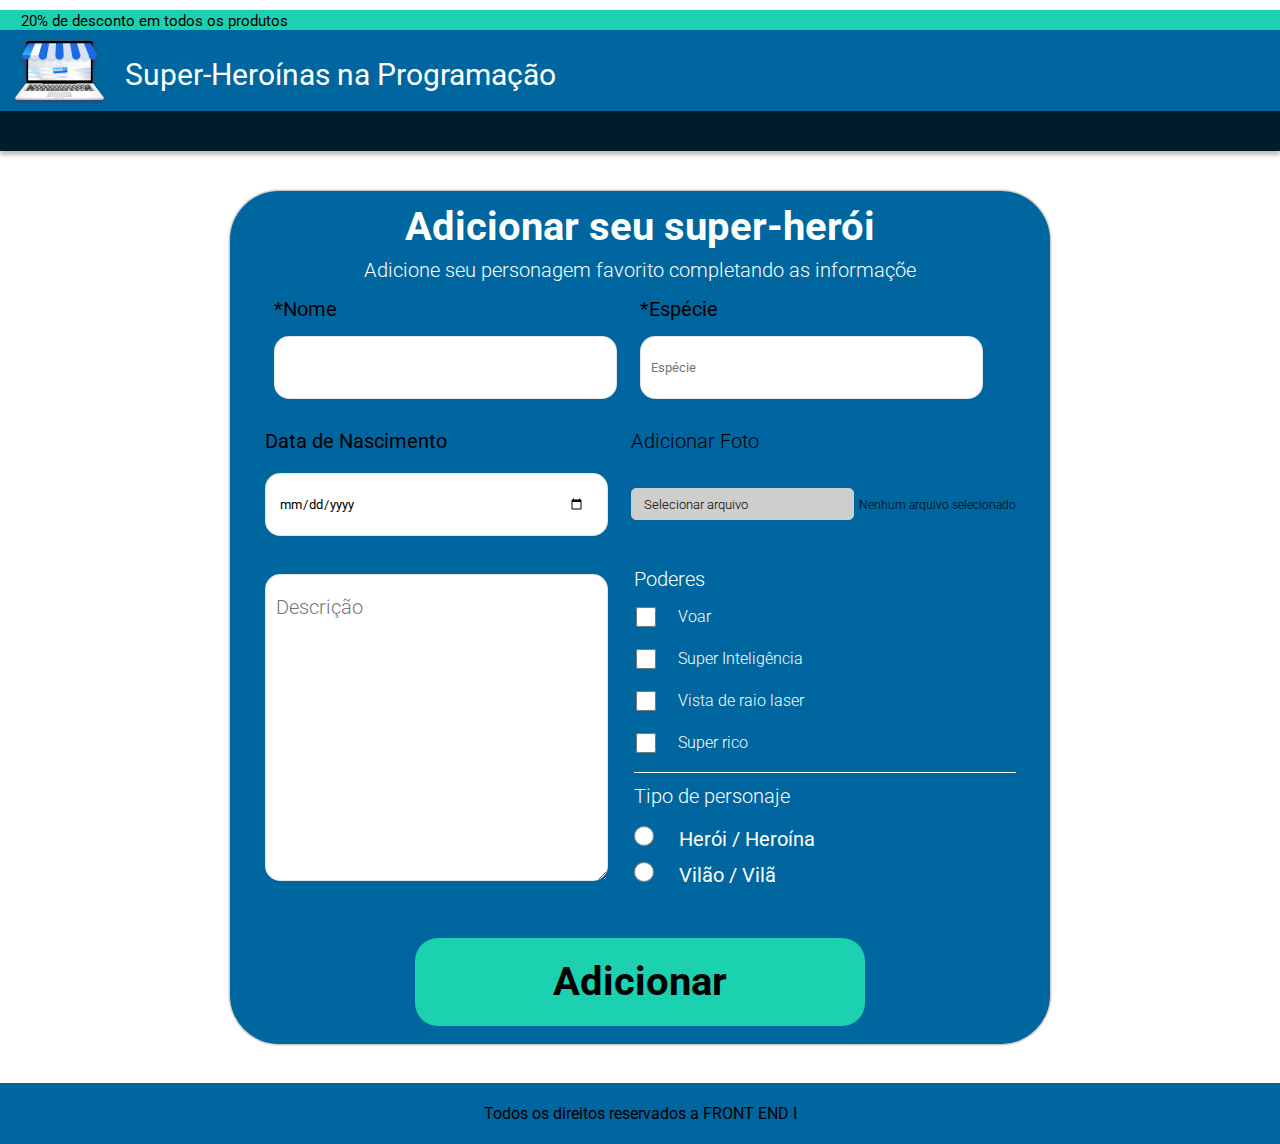
<file: Aula14/FORMULARIOS/FORM-CADASTRO/cadastro.html>
<!DOCTYPE html>
<html lang="en">
  <head>
    <meta charset="UTF-8" />
    <meta http-equiv="X-UA-Compatible" content="IE=edge" />
    <link rel="stylesheet" href="cadastro.css" />
    <meta name="viewport" content="width=device-width, initial-scale=1.0" />
    <link rel="preconnect" href="https://fonts.googleapis.com" />
    <link rel="preconnect" href="https://fonts.gstatic.com" crossorigin />
    <link
      href="https://fonts.googleapis.com/css2?family=Inter:wght@200;400;700&family=Karla:wght@200;300;600;700&display=swap"
      rel="stylesheet"
    />

    <title>Document</title>
  </head>
  <body>
    <div class="container">
      <header>
        <div class="cabecalho">
          <div class="desconto">
            <p>20% de desconto em todos os produtos</p>
          </div>

          <div class="title">
            <div class="logo">
              <img src="img/logoloja.png" alt="" />
            </div>
            <div>
              <h1>Super-Heroínas na Programação</h1>
            </div>
          </div>
        </div>
        <nav></nav>
      </header>
      <main>
        <div class="formulario">
          <div class="formulario__title">
            <h1>Adicionar seu super-herói</h1>
            <p>Adicione seu personagem favorito completando as informaçõe</p>
          </div>

          <div class="cadastro">
            <form action="" method="post">
              <fieldset classe="dados">
                <div class="dados__nome__especie">
                  <div class="dados__nome">
                    <label for="name">*Nome</label>
                    <input type="text" name="name" id="name" required />
                  </div>
                  <div class="dados_especie">
                    <label for="especie">*Espécie</label>
                    <input
                      type="text"
                      name="specie"
                      id="especie"
                      placeholder="Espécie"
                      required
                    />
                  </div>
                </div>

                <div class="dados__nascimento__foto">
                  <div class="dados__nascimento">
                    <label for="dataNascimento">Data de Nascimento</label>
                    <input
                      type="date"
                      name="dataNascimento"
                      id="dataNascimento"
                      placeholder=""
                      required
                    />
                  </div>

                  <div class="add__photo__arq">
                    <div class="add__photo">
                      <h1>Adicionar Foto</h1>
                      <div class="add__photo__arq__span">
                        <label class="add__photo__input" for="addPhoto"
                          >Selecionar arquivo
                        </label>

                        <input
                          class="input__file"
                          type="file"
                          name="addPhoto"
                          id="addPhoto"
                          required
                        />
                        <span class="add__photo__span"
                          >Nenhum arquivo selecionado</span
                        >
                      </div>
                    </div>
                  </div>
                </div>
              </fieldset>

              <div class="descricao__poderes">
                <div class="descricao">
                  <textarea
                    name="descricao"
                    id="descricao"
                    placeholder="Descrição"
                  ></textarea>
                </div>

                <div class="poderes__personages">
                  <div class="poderes">
                    <legend>Poderes</legend>
                    <div class="poderes__checkbox">
                      <div class="poderes__checkbox__input">
                        <input
                          type="checkbox"
                          name="voar"
                          id="voar"
                          value="voar"
                        />
                        <p>Voar</p>
                      </div>
                      <div class="poderes__checkbox__input">
                        <input
                          type="checkbox"
                          name="superInteligencia"
                          id="superInteligencia"
                          value="superInteligencia"
                        />
                        <p>Super Inteligência</p>
                      </div>
                      <div class="poderes__checkbox__input">
                        <input
                          type="checkbox"
                          name="laser"
                          id="laser"
                          value="laser"
                        />
                        <p>Vista de raio laser</p>
                      </div>
                      <div class="poderes__checkbox__input">
                        <input
                          type="checkbox"
                          name="superRico"
                          id="superRico"
                          value="superRico"
                        />
                        <p>Super rico</p>
                      </div>
                    </div>

                    <div class="poderes__radio">
                      <div class="poderes__radio__tipo">
                        <label for="tipoPersonaje">Tipo de personaje</label>
                      </div>
                      <div class="poderes__radio__input__p">
                        <div class="poderes__radio__input">
                          <label for="heroiHeroina">
                            <input
                              type="radio"
                              name="heroiHeroina"
                              id="heroiHeroina"
                              value="heroiHeroina"
                            />
                            <span>Herói / Heroína</span>
                          </label>
                        </div>
                        <div class="poderes__radio__input">
                          <label for="vilaoVila">
                            <input
                              type="radio"
                              name="vilaoVila"
                              id="vilaoVila"
                              value="vilaoVila"
                            />
                            <span>Vilão / Vilã</span>
                          </label>
                        </div>
                      </div>
                    </div>
                  </div>
                </div>
              </div>
              <button class="btn__adicionar">
                <a href="">Adicionar</a>
              </button>
            </form>
          </div>
        </div>
      </main>
      <footer class="footer">
        <p>Todos os direitos reservados a FRONT END I</p>
      </footer>
    </div>
  </body>
</html>
</file>
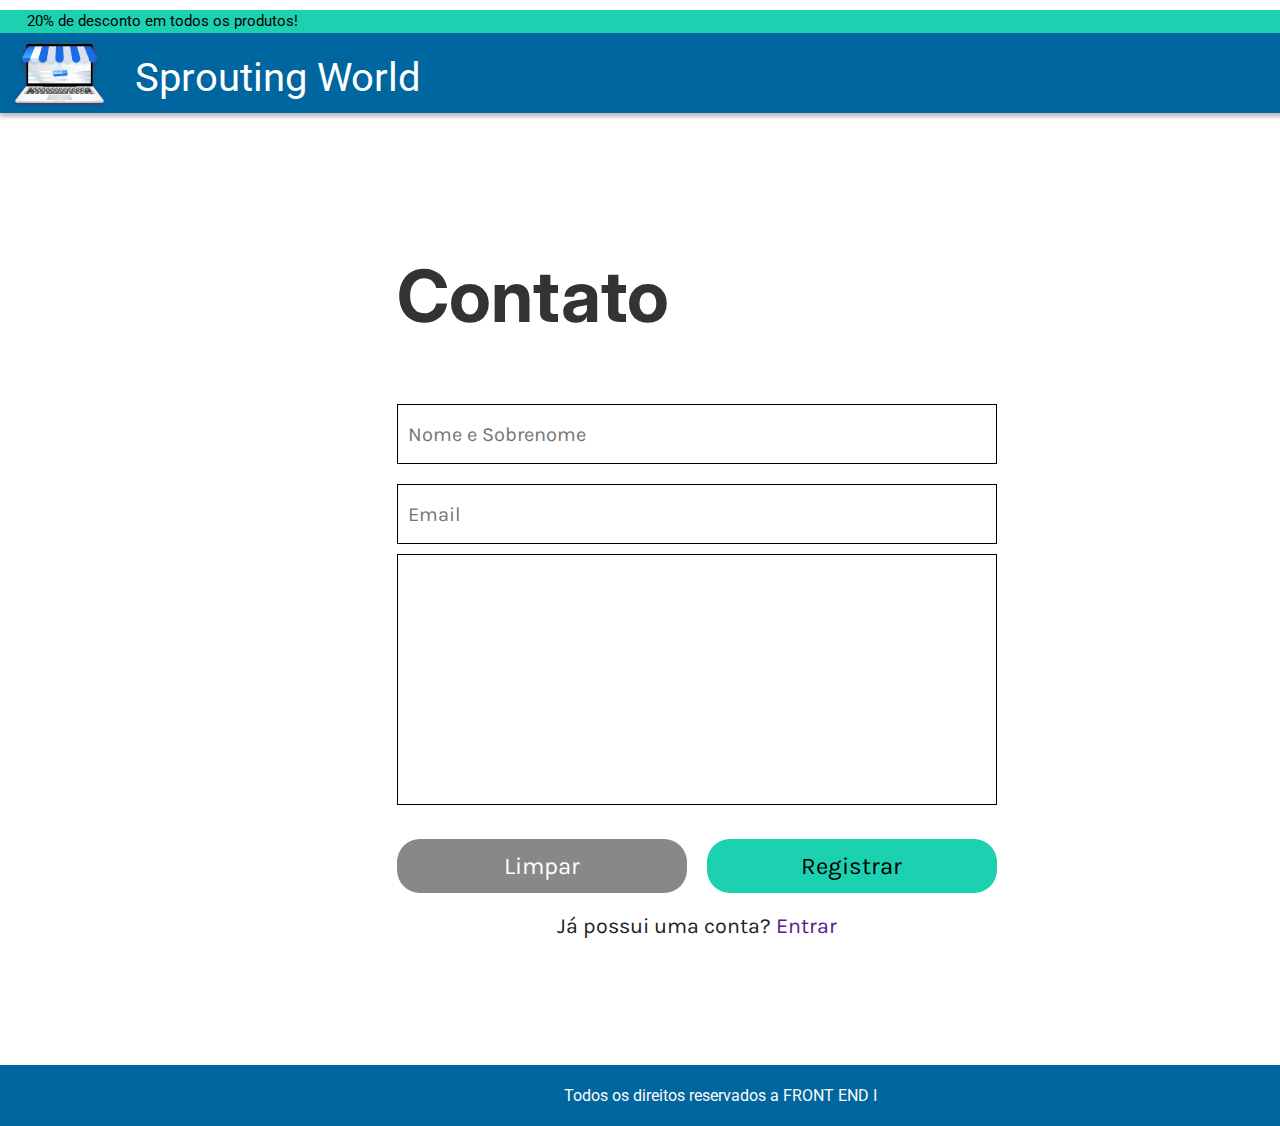
<file: Aula14/FORMULARIOS/FORM-CONTATO/contato.html>
<!DOCTYPE html>
<html lang="en">
  <head>
    <meta charset="UTF-8" />
    <meta http-equiv="X-UA-Compatible" content="IE=edge" />
    <link rel="stylesheet" href="contato.css" />
    <meta name="viewport" content="width=device-width, initial-scale=1.0" />
    <link rel="preconnect" href="https://fonts.googleapis.com" />
    <link rel="preconnect" href="https://fonts.gstatic.com" crossorigin />
    <link
      href="https://fonts.googleapis.com/css2?family=Inter:wght@200;400;700&family=Karla:wght@200;300;600;700&display=swap"
      rel="stylesheet"
    />

    <title>Document</title>
  </head>
  <body>
    <header>
      <div class="desconto">
        <p>20% de desconto em todos os produtos!</p>
      </div>
      <div class="title">
        <div class="logo">
          <img src="img/logoloja.png" alt="" />
        </div>
        <div>
          <h1>Sprouting World</h1>
        </div>
      </div>
    </header>
    <main>
      <div class="form-container">
        <div class="form-btn">
          <span>Contato</span>
        </div>
        <form action="POST">
          <input type="text" placeholder="Nome e Sobrenome" required/>
          <input type="email" placeholder="Email" required/>
          <div class="sobre">
            <label for="sobre"></label>
            <textarea name="sobre" id="sobre" cols="73" rows="13"></textarea>

          </div>
        
          <div class="botoes"> 
            <button type="reset" class="btn" id="limpar">Limpar</button>
            <button type="submit" class="btn" >Registrar</button>
          </div>
          
          <div class="registro">
            <p>Já possui uma conta? <a href="">Entrar</a></p>
          </div>
        </form>
    </main>
    <footer class="footer">
      <p>Todos os direitos reservados a FRONT END I</p>
    </footer>
  </body>
</html>
</file>
<file: Aula10/style.css>
@import url('https://fonts.googleapis.com/css2?family=Roboto:wght@500;300&display=swap');

* {
  box-sizing: border-box;
  padding: 0;
  margin: 0;
}

body {
  background-color: #ffffff;
  font-family: 'Roboto', sans-serif;
  width: 1024px;
  height: 1024px;
}

.desconto {
  width: 100%;
  height: 38px;
  padding-top: 10px;
  padding-left: 10px;
  font-weight: bold;
  font-size: 15px;
  background-color: #1cd1b0;
}

.title {
  height: 101px;
  color: #000000;
  line-height: 47px;
  padding-top: 28px;
  padding-left: 26px;
  font-size: 40px;
  font-style: normal;
  font-weight: normal;
  line-height: 47px;
  background-color: #00669f;
  box-shadow: 0px 12px 11px -8px rgba(0, 0, 0, 0.58);
}

main {
}

.card {
  width: 834px;
  height: 597px;
  margin-top: 86.11px;
  margin-left: auto;
  margin-right: auto;
}

.card {
  display: flex;
  justify-content: space-between;
  align-items: center;
}

.card__card {
  height: 597.01px;
  width: 374px;
  border-radius: 30px 0 0;
  background-color: #f3f3f3;
  box-shadow: 0px 16px 15px -9px rgba(0, 0, 0, 0.81);
  position: relative; /*very important*/
}

.card__background {
  height: 218px;
  width: 374px;
  background-image: url('../Aula10/img/bat_background.png');
  border-radius: 16px 16px 0px 0px;
}

.vector img {
  position: absolute; /*very important*/
  left: 20px;
  top: 10px;
}

.card__background-radius img {
  border-radius: 180px;
  height: 135.43px;
  width: 135.43px;
  background-repeat: no-repeat;
  filter: drop-shadow(0px 4px 4px rgba(0, 0, 0, 0.25));
  position: absolute; /*preciso por o position e as posicoes left/top*/
  left: 130px;
  top: 150px;
}

.texto {
  display: flex;
  flex-direction: column;
  justify-content: center;
  align-items: center;
}

.titulo {
  font-size: 30px;
  margin: 10px;
  text-align: center;
  margin-top: 80px;
  color: #000000;
  font-style: normal;
  font-weight: 400;
  line-break: 35px;
}

.card__descricao {
  font-size: 16px;
  text-align: center;
  color: #333333;
  text-decoration: none;
  display: block;
  width: 301.33px;
  height: 127.53px;
  line-height: 19px;
}

.btn a {
  text-decoration: none;
  text-align: center;
  color: white;
  font-size: 20px;
}

.btn {
  background-color: #00669f;
  padding: 18px;
  border: none;
  width: 145.34px;
  height: 54.76px;
  margin-top: 50px;
  margin-right: auto;
  margin-left: auto;
  border-radius: 10px;
  display: block;
}

.footer {
  height: 51px;
  background-color: #00669f;
  margin-top: 149px;
}

footer p {
  padding-left: 28px;
  padding-top: 16px;
  color: #fff9f9;
  font-size: 16px;
}
</file>
<file: Aula11/style.css>
@import url('https://fonts.googleapis.com/css2?family=Roboto:wght@500;300&display=swap');

* {
  box-sizing: border-border;
  padding: 0;
  margin: 0;
  --cor-preto: #222222;
  --cor-vermelho: #fc200c;
  --cor-verde: #39b24a;
  --cor-branco: #f3f3f3;
}

body {
  width: 1024px;
  height: 678px;
  background-color: var(--cor-branco);
  font-family: 'Roboto', sans-serif;
}

header {
  width: 100%;
  height: 100px;
  display: flex;
  flex-direction: row;
  align-items: center; /*gap:25px*/
  justify-content: space-between;
  box-shadow: 0px 4px 4px rgba(0, 0, 0, 0.25);
  background-color: var(--cor-preto);
}

.logo {
  margin-left: 20px;
}

.menu {
  list-style-type: none;
  display: flex;
  flex-direction: row;
  align-items: center;
  justify-content: end;
  gap: 13px;
  margin-right: 20px;
}

.menu li a {
  text-decoration: none;
  color: #f3f3f3;
  font-size: 16px;
}

.container {
  width: 986px;
  height: 350px;
  display: flex;
  flex-direction: row;
  align-items: center;
  justify-content: center;
  margin-top: 35px;
  margin-left: 19px;
  gap: 5px;
  background-color: #e5e5e5;
}

.card__background {
  background-image: url(../Aula11/img/delivery.jpg);
  background-repeat: no-repeat;
  border-radius: 5px;
  height: 350px;
  width: 490px;
}

.card__background h1 {
  color: #fc200c;
  font-size: 24px;
  text-align: center;
}

h2 {
  color: #222222;
  font-size: 20px;
  font-weight: bold;
}

span {
  color: white;
}

span p {
  color: #fc200c;
  font-size: 24px;
  font-weight: bold;
}

.cardapio {
  height: 350px;
  width: 491px;
  background-color: #ffffff;
  display: flex;
  flex-direction: column;
  align-items: center;
  justify-content: space-around;
  border-radius: 5px;
}

.cardapio__2 {
  height: 250px;
  width: 385px;
  display: flex;
  flex-direction: row;
  align-items: center;
  justify-content: space-around;
}

.cardapio__3 {
  height: 178px;
  width: 146px;
}

span .cardapio__pizza {
  line-height: 28px;
  font-weight: bold;
  margin-top: 26px;
  text-align: center;
}

.cardapio__3 h2 {
  padding: 10px;
}

ol li {
  color: #222222;
  font-size: 16px;
  font-weight: bold;
  line-height: 19px;
  padding: 5px;
}

.menu__footer li {
  list-style-type: none;
  text-decoration: none;
  padding-left: 20px;
  padding-bottom: 12px;
  font-size: 16px;
  line-height: 19px;
}

footer {
  position: absolute;
  width: 1024px;
  height: 150px;
  margin-top: 35px;
  background-color: var(--cor-preto);
  box-shadow: 0px 4px 4px rgba(0, 0, 0, 0.25);
  display: flex;
  justify-content: space-between;
  align-items: center;
}

footer nav {
  padding-top: 19px;
  padding-bottom: 19px;
}

footer .menu {
  position: relative;
  bottom: 0;
  display: flex;
  flex-direction: row;
  align-items: center;
  justify-content: space-between;
  width: 74px;
  height: 112px;
  padding-top: 19px;
  color: #f3f3f3;
}

.footer__logo {
  margin-right: 0px;
  position: relative;
  width: 212px;
  height: 80px;
  padding-left: 681px;
}
</file>
<file: Aula14/style.css>
@import url('https://fonts.googleapis.com/css2?family=Roboto:wght@500;300&display=swap');

* {
  box-sizing: border-box;
  padding: 0;
  margin: 0;
  border: 0;
  font-family: 'Roboto', sans-serif;
}
html {
  font-size: 16px;
}

body {
  background-color: #ffffff;
}

.container {
  max-width: 2056px;
  margin: auto;
}
.cabecalho {
  display: flex;
  flex-direction: column;
}

.desconto {
  width: 100%;
  height: 61px;
  font-size: 3rem;
  padding-top: 4px;
  padding-left: 67px;
  padding-bottom: 1px;
  font-weight: normal;
  background-color: #d1891c;
  color: #333333;
}

.title {
  width: 100%;
  height: 162px;
  color: #ffffff;
  padding-top: 39px;
  padding-left: 67px;
  font-size: 4.5rem;
  font-style: normal;
  font-weight: normal;
  line-height: 84px;
  background-color: #00669f;
  box-shadow: 0px 12px 11px -8px rgba(0, 0, 0, 0.58);
}

main {
  display: flex;
  flex-direction: row;
  align-items: center;
  justify-content: center;
}

.card {
  display: flex;
  flex-wrap: wrap;
  align-items: stretch;
  justify-content: space-around;
  margin-bottom: 190px;
}

.card__card {
  flex-basis: 45%;
  border-radius: 30px 0 0;
  background-color: #f3f3f3;
  box-shadow: 0px 16px 15px -9px rgba(0, 0, 0, 0.81);
  position: relative; /*very important*/
  object-fit: cover;
  margin-top: 101px;
  margin-bottom: 83px;
  display: flex;
  flex-direction: column;
  padding-bottom: 44px;
}

.card__background {
  width: 100%;
  height: 492.5px;
  background-color: #ffffff;
}

.card__background-b {
  width: 100%;
  height: 100%;
  background-image: url('./img/bat_background.png');
  background-repeat: no-repeat;
  border-radius: 20px 20px 0 0;
  background-position: center;
  background-size: cover;
}

.card__background-m {
  width: 100%;
  height: 100%;
  background-image: url('./img/mara_background.png');
  background-repeat: no-repeat;
  border-radius: 20px 20px 0 0;
  background-position: center;
  background-size: cover;
}

.card__background-s {
  width: 100%;
  height: 100%;
  background-image: url('./img/super_background.png');
  background-repeat: no-repeat;
  border-radius: 20px 20px 0 0;
  background-position: center;
  background-size: cover;
}

.card__background-ar {
  width: 100%;
  height: 100%;
  background-image: url('./img/arleq_background.png');
  background-repeat: no-repeat;
  border-radius: 20px 20px 0 0;
  background-position: center;
  background-size: cover;
}

.vector img {
  position: absolute; /*very important heart*/

  left: 20px;
  top: 20px;
}

.card__background-radius img {
  border-radius: 180px;
  height: 352px;
  width: 352px;
  background-repeat: no-repeat;
  filter: drop-shadow(0px 4px 4px rgba(0, 0, 0, 0.25));
  position: absolute; /*preciso por o position e as posicoes left/top*/
  left: calc(50% - 352px / 2);
  top: 300px;
}
.elipse img {
  position: fixed;
  width: 150px;
  height: 150px;
  bottom: 50px;
  right: 50px;
  z-index: 100;
}

.texto {
  display: flex;
  flex-direction: column;
  justify-content: center;
  align-items: center;
  padding-top: 194px;
  text-align: center;
  flex-grow: 1;
}

.titulo {
  font-size: 4rem;
  line-height: 75px;
  margin-bottom: 32px;
  text-align: center;
  color: #000000;
  font-style: normal;
  font-weight: 400;
}

.card__descricao {
  display: block;
  margin-left: 44px;
  margin-right: 44px;
  flex-grow: 1;
}

.texto p {
  font-size: 2rem;
  text-align: justify;
  color: #333333;
  text-decoration: none;
  line-height: 42px;
  font-style: normal;
}

.btn a {
  text-decoration: none;
  text-align: center;
  color: white;
  font-size: 3rem;
}

.btn {
  background-color: #00669f;
  padding: 30px;
  border: none;
  width: 346px;
  height: 114px;
  margin-top: 32px;
  margin-right: auto;
  margin-left: auto;
  border-radius: 7px;
  display: block;
}

.footer {
  background-color: #00669f;
}

footer {
  display: flex;
  flex-direction: row;
  justify-content: center;
  align-items: right;
  height: 162px;
}
footer p {
  padding-bottom: 60px;
  padding-top: 60px;
  color: #fff9f9;
  font-size: 2rem;
  line-height: 42px;
  text-align: center;
}

.github img {
  margin-left: 352px;
  padding-top: 47px;
}

@media (max-width: 1200px) {
  .card__card {
    object-fit: cover;
    width: 45%;
  }
}
@media (max-width: 768px) {
  .card__card {
    object-fit: cover;
    width: 80%;
  }
}
</file>
<file: Aula7/css/style.css>
body {
  background-color: rgb(223, 215, 185);
  color: rgb(51, 51, 51);
  font-family: Arial, Helvetica, sans-serif;
}

h1 {
  color: #0d1b97;
  font-family: Georgia, 'Times New Roman', Times, serif;
  font-size: 40px;
}

h2 {
  font-size: 20px;
}

.job-title {
  background-color: #1726ad;
  color: #898dbe;
  font-size: 20px;
  font-weight: bold;
  padding: 5px 10px 5px 10px;
}

#high {
  color: rgb(13, 27, 151);
}

ul {
  background-color: #333333;
  color: rgb(223, 215, 185);
  padding: 10px;
  text-decoration: none;
}
</file>
<file: Aula8/css/style.css>
@import url('https://fonts.googleapis.com/css2?family=Roboto:wght@500&display=swap');

body {
  background-color: #131313;
}

h1 {
  color: white;
  font-family: 'Roboto';
}

.media-picture {
  height: 400px;
  background-image: url(../imagem/cats.jpg);
  background-size: cover;
  background-position: center;
}

.review-score {
  color: white;
  background-color: #e6bd09;
  padding: 12px;
}

h2 {
  color: steelblue;
}

p {
  color: #bdbdbd;
  font-family: 'Roboto';
}

a {
  color: yellow;
}
</file>
<file: Checkpoint1/style.css>
@import url('https://fonts.googleapis.com/css2?family=Roboto:wght@500;300&display=swap');

* {
  box-sizing: border-box;
  margin: 0;
  border: 0;
  padding: 0;
  font-family: 'Roboto', sans-serif;
}

html {
  font-size: 16px;
}

body {
  max-width: 1280px;
  margin: auto;

  color: #000000;
  background: white;
}

header {
  width: 100%;
  height: 100%;
}

.header__logo__navbar {
  display: flex;
  flex-direction: row;
  align-items: center;
  background: rgb(28, 129, 129);
  padding-left: 25px;
  padding-right: 100px;
  padding-top: 20px;
  padding-bottom: 20px;
}

nav .header__nav {
  display: flex;
  flex-direction: row;
  justify-content: center;
  align-items: center;
  gap: 40px;
}

nav ul {
  list-style-type: none;
}

nav ul li a {
  text-decoration: none;
  align-items: right;
}

.header__nav a {
  font-style: normal;
  font-weight: 400;
  font-size: 2rem;
  line-height: 28px;
  color: #000000;
  padding-top: 32px;
  padding-bottom: 32px;
}

.logo {
  width: 100%;
  height: 140px;
  display: flex;
  flex-direction: row;
  align-items: left;
  padding-top: 20px;
  padding-bottom: 20px;
  padding-left: 40px;
}

.logo img {
  min-width: 200px;
  border-radius: 20px 20px;
}

section {
  width: 100%;
  display: flex;
  flex-wrap: wrap;
  width: 100%;
  justify-content: center;
  align-items: center;
}

.slider__background {
  width: 1280px;
  height: 534px;
  background-image: url('./images/slider.jpeg');
  background-repeat: no-repeat;
  background-position: center;
  background-size: cover;
}

.slider__descricao {
  width: 100%;
  padding: 20px 36px;
  text-align: justify;
  font-size: 1.8rem;
  line-height: 32px;
  background: rgb(28, 129, 129, 10%); /*background with 30% opacity */
  color: whitesmoke;
}

.slider__descricao p {
  align-items: justify;
}

.container__curiosidades {
  width: 100%;
  display: flex;
  flex-direction: column;
  align-items: center;
  justify-content: center;
  padding-top: 40px;
}

.container__curisosidades__title {
  display: flex;
  flex-direction: row;
  justify-content: center;
  align-items: center;
  font-style: normal;
  font-weight: 400;
  font-size: 2.25rem;
  line-height: 42px;
  padding-bottom: 40px;
}

.container__card {
  width: 100%;
  display: flex;
  flex-wrap: wrap;
  align-items: center; /*stretch*/
  justify-content: center; /*space-around*/
  gap: 20px;
}

.container__card__background {
  min-width: 350px;
  width: 31%;
  margin: auto;
  height: 854px;
  display: flex;
  flex-direction: column;
  justify-content: center;
  align-items: center;
  object-fit: cover;
}

.name {
  background: rgb(28, 129, 129);
  font-size: 1.8rem;
  color: whitesmoke;
  text-align: center;
  box-shadow: 0px 4px 4px rgba(0, 0, 0, 0.25);
  border-radius: 5px 5px 0 0;
}

.name p {
  padding: 5px 5px;
}

.container__card__background__jardim {
  width: 100%;
  height: 60%;
  background-image: url('./images/botanicGarden.png');
  background-repeat: no-repeat;
  border-radius: 20px 20px 0 0;
  background-position: center;
  background-size: cover;
}
.container__card__background__jardim p {
}

.container__card__background__notre-dame {
  width: 100%;
  height: 60%;
  background-image: url('./images/notre-dame.png');
  background-repeat: no-repeat;
  border-radius: 20px 20px 0 0;
  background-position: center;
  background-size: cover;
}

.container__card__background__olimpic {
  width: 100%;
  height: 60%;
  background-image: url('./images/olympic.png');
  background-repeat: no-repeat;
  border-radius: 20px 20px 0 0;
  background-position: center;
  background-size: cover;
}

.descricao__background {
  width: 100%;
  display: flex;
  flex-direction: column;
  align-items: center;
  font-size: 1.5rem;
  color: black;
  text-align: justify;
  background: #f3f3f3;
  box-shadow: 0px 4px 4px rgba(0, 0, 0, 0.25);
}
.descricao__background p {
  padding-left: 25px;
  padding-right: 25px;
  padding-top: 25px;
}

.descricao__background__p {
}

button {
  background: rgb(28, 129, 129);
  box-shadow: 0px 4px 4px rgba(0, 0, 0, 0.25);
  padding: 10px 10px;
  border-radius: 5px;
}

.descricao__background__button {
  padding-top: 20px;
  padding-bottom: 20px;
}

.btn:hover {
  background: rgb(81, 175, 175);
}

.btn a {
  font-size: 1.5rem;
  color: whitesmoke;
  text-decoration: none;
}

.container__video__titulo {
  width: 100%;
  display: flex;
  flex-direction: column;
  align-items: center;
  justify-content: center;
  padding-top: 25px;
}

.container__video__descricao {
  width: 90%;
  display: flex;
  flex-direction: row;
  justify-content: center;
  align-items: center;
  font-style: normal;
  font-weight: 400;
  font-size: 2rem;
  line-height: 42px;
  padding-top: 25px;
  padding-bottom: 25px;
  font-family: 'Poppins', sans-serif;
  text-align: justify;
}
.container__video {
  width: 100%;
  display: flex;
  justify-content: row;
  align-items: center;
  justify-content: center;
  padding-bottom: 50px;
}

footer {
  width: 100%;
  display: flex;
  align-items: center;
  justify-content: center;
  flex-direction: row;
}
.footer {
  width: 100%;
  display: flex;
  flex-direction: row;
  align-items: center;
  justify-content: space-between;
  background: rgb(81, 175, 175);
  padding: 25px 25px;
}

footer .header__nav {
  display: inline;
  font-size: 1rem;
}

footer .header__nav li {
  padding: 15px;
}

.footer__logo {
  width: 50%;
  display: flex;
  flex-direction: row;
  align-items: center;
  justify-content: space-around;
  gap: 50px;
}

.footer__logo img {
  width: 100%;
  height: 100%;
}

@media (max-width: 425px) {
  .header__logo__navbar {
    padding-left: 0;
  }
  nav .header__nav {
    flex-direction: column;
    justify-content: center;
    gap: 5px;
    padding-left: 25px;
  }

  .header__nav a {
    font-size: 1rem;
  }
  .logo {
    width: 80%;
  }

  .slider__background {
    height: 334px;
  }
  .container__curisosidades__title {
    font-size: 1rem;
  }

  .name {
    font-size: 1.5rem;
  }

  .descricao__background {
    font-size: 1.2rem;
  }

  .name .btn a {
    font-size: 1.2rem;
  }

  .container__video__descricao {
    width: 70%;
    font-size: 1rem;
    line-height: 20px;
  }

  .container__video {
    width: 60%;
  }

  .footer__logo {
    gap: 10px;
    padding-left: 0;
  }

  .footer {
    padding: 0px 25px;
  }

  footer .header__nav li {
    padding: 5px;
  }
  .slider__descricao {
    font-size: 1.3rem;
  }
}
</file>
<file: Ecommerce/style.css>
* {
  margin: 0;
  padding: 0;
  box-sizing: border-box;
}

body {
  font-family: 'Poppins', sans-serif;
}
.navbar {
  display: flex;
  align-items: center;
  padding: 20px;
}

nav {
  flex: 1;
  text-align: right;
}
nav ul {
  display: inline-block;
  list-style-type: none;
}

nav ul li {
  display: inline-block;
  margin-right: 20px;
}

a {
  text-decoration: none;
  color: #555;
}

p {
  color: #555;
}

.container {
  max-width: 1300px;
  margin: auto;
  padding-left: 25px;
  padding-right: 25px;
}

.row {
  display: flex;
  align-items: center;
  flex-wrap: wrap;
  justify-content: space-around;
}

.col-2 {
  flex-basis: 45%;
  min-width: 300px;
}

.col-2 img {
  max-width: 100%;
  padding: 50px 0;
}

.col-2 h1 {
  font-size: 50px;
  line-height: 60px;
  margin: 25px 0;
}

.btn {
  display: inline-block;
  background-color: #ff523b;
  color: #fff;
  padding: 8px 30px; /*afasta da borda*/
  margin: 30px 0; /*afasta do texto acima e abaixo*/
  border-radius: 30px;
  transition: background 0.5s; /*quando acrescentar o hover*/
}

.btn:hover {
  background: #563434;
}

.header {
  background: radial-gradient(#fff, #ffd6d6);
}

.header .row {
  margin-top: 70px;
}
</file>
<file: Aula18/Aula18_Mesa/css/style_base.css>
@import url('https://fonts.googleapis.com/css2?family=Roboto:wght@300&display=swap');

* {
  box-sizing: border-box;
  margin: 0;
  padding: 0;
}
:root {
  --primary-color: #000;
  --secondary-color: #f2f2f2;
  --decoration-color: #c79800;
}

body {
  background: var(--secondary-color);
  font-family: 'Roboto';
  color: var(--primary-color);
  width: 100%;
}

header {
  background-color: var(--primary-color);
  text-align: center;
  z-index: 100;
}
header .logo {
  margin-top: 20px;
  margin-left: 20px;
}

/** Menu principal */
nav ul {
  display: flex;
  justify-content: center;
  list-style: none;
}
nav ul li {
  margin: 20px;
}
nav ul li a {
  position: relative;
  margin: 15px;
  font-size: 25px;
  color: var(--secondary-color);
  text-decoration: none;
}

nav ul li a::before {
  content: '';
  height: 5px; /*crio um 'conteúdo' de altura de 5px */
  background: var(--decoration-color);
  position: absolute;
  bottom: -10px;
  width: 0%;
  transition: ease-in 1s;

  /*dica: width iniciando em 0 e aplicação de uma transição*/
}

nav ul li a:hover::before {
  width: 100%;
}

/* Barra redes sociais*/
.social {
  position: fixed;
  left: 0;
  top: calc(50% - 90px);
  z-index: 2000;
}
.social ul {
  list-style: none;
}

.social ul li a {
  display: inline-block;
  color: var(--secondary-color);
  background: var(--primary-color);
  padding: 10px 15px;
  text-decoration: none;
  transition: all 500ms ease;
}

.social ul li .icon-facebook {
  background: #3b5998;
}
.social ul li .icon-twitter {
  background: #00abf0;
}
.social ul li .icon-instagram {
  background: #e4405f;
}
.social ul li .icon-whatsapp {
  background: #25d366;
}
.social ul li .icon-mail {
  background: #666666;
}

.social li a:hover {
  background: var(--primary-color);
  padding: 10px 30px;

  /* transform: ; */
}

/* Conteudo */
.container {
  width: 80%;
  margin: 5% auto;
}

.container p {
  margin-top: 10px;
  text-align: justify;
}
.container a {
  display: inline-block;
  background-color: var(--primary-color);
  color: var(--secondary-color);
  text-decoration: none;
  padding: 15px;
  margin-top: 15px;
}
.container a:hover {
  color: #c79800;
}

/* spinner| */
.spinner {
  width: 64px;
  height: 64px;
  position: fixed;
  top: calc(50% - 32px);
  left: calc(50% - 32px);
  border-radius: 50%;
  z-index: 2;
}
.spinner {
  background-color: transparent;
  border-top: 10px solid rgb(188, 202, 66);
  border-right: 10px solid rgb(66, 139, 202);
  border-bottom: 10px solid rgb(202, 66, 129);
  border-left: 10px solid rgba(66, 139, 202, 0.2);
  animation: loading 1s linear infinite;
  /* animation: ; */
}

@keyframes loading {
  0% {
    transform: rotate(0);
  }
  100% {
    transform: rotate(360deg);
  }
}
/*
  .animation {
    animation: loading 8s linear infinite;
  }*/

/* keyframes    
    crie a animação com a rotação do tempo 0 ao tempo 100
 */
</file>
<file: Aula14/FORM_TEST/test.css>
* {
  padding: 0;
  margin: 0;
  box-sizing: border-box;
  font-family: Cambria, sans-serif;
}

html {
  font-size: 18px;
}

.formulario {
  background-color: #d9afd9;
  background-image: linear-gradient(0deg, #d9afd9 0%, #97d9e1 100%);
  margin: auto;
  width: 70%;
  margin-top: 5%;
  border: 1px solid #d9afd9;
  border-radius: 15px;
  color: black;

  display: flex;
  flex-direction: column;
  justify-content: center;
  align-items: center;
}

form {
  width: 100%;
  padding: 15px;
}
.dados {
  width: 100%;
  border: 1px solid #d9afd9;
  border-radius: 15px;
  padding: 10px;

  display: flex;
  flex-direction: column;
  gap: 10px;
}

label {
  display: block; /*ocupa todo o espaco deixando um elemento abaixo do outro*/
  margin-bottom: 4px;
}

input[type='text'],
[type='email'],
[type='tel'] {
  width: 100%;
  height: 40px;
  padding: 5px;
  outline: none;
  border: 1px solid #d9afd9;
  border-radius: 8px;
}

.sobre textarea {
  width: 100%;
  height: 100px;
  resize: none; /* p usuario n mexer no tamanho */
  border: 1px solid #d9afd9;
  border-radius: 15px;
  padding: 10px;
}

.botoes {
  display: flex;
  justify-content: center;
  align-items: center;
}
.botoes input {
  background-image: linear-gradient(
    to right,
    #e55d87 0%,
    #5fc3e4 51%,
    #e55d87 100%
  );
  margin: 10px;
  padding: 15px 45px;
  text-align: center;
  text-transform: uppercase;
  transition: 0.5s;
  background-size: 200% auto;
  color: white;
  box-shadow: 0 0 20px #eee;
  border-radius: 10px;
  display: block;
  border: none;
}

.botoes input:hover {
  background-position: right center; /* change the direction of the change here */
  color: #fff;
  text-decoration: none;
}
</file>
<file: Aula14/FORMULARIOS/FORM-CADASTRO/cadastro.css>
@import url('https://fonts.googleapis.com/css2?family=Roboto:wght@500;300&display=swap');

* {
  box-sizing: border-box;
  padding: 0;
  margin: 0;
  border: 0;
  font-family: 'Roboto', sans-serif;
}
html {
  font-size: 16px;
}

body {
  background-color: #ffffff;
  font-family: 'Karla', 'Inter', sans-serif;
}

.cabecalho {
  font-family: 'Roboto';
}

.desconto {
  margin-top: 10px;
  width: 100%;
  padding-top: 2px;
  padding-left: 21px;
  font-weight: 400;
  font-size: 15px;
  line-height: 18px;
  background-color: #1cd1b0;
  color: #000000;
}

.title {
  background-color: #00669f;
  box-shadow: 0px 4px 4px rgba(0, 0, 0, 0.25);
  display: flex;
  flex-direction: row;
  align-items: center;
  justify-content: left;
}

.title h1 {
  line-height: 35px;
  padding-top: 27px;
  padding-bottom: 19px;
  padding-left: 16px;
  font-size: 30px;
  font-style: normal;
  font-weight: 400;
  color: #ffffff;
}
.logo {
  justify-content: center;
  padding-left: 10px;
  padding-top: 3px;
}
nav {
  width: 100%;
  height: 40px;
  background: #001d2d;
  box-shadow: 0px 4px 4px rgba(0, 0, 0, 0.25);
}

main {
  width: 80%; /*ocupa 70% da minha pagina principal*/
  margin: auto;
}
.formulario {
  width: 80%; /*ocupa 70% da minha pagina principal*/
  margin: auto;
  display: flex;
  flex-direction: column;
  justify-content: center;
  align-items: center;
  margin-top: 40px;
  font-family: 'Inter', sans-serif;
  background: #00669f;
  box-shadow: 0px 0px 2px 1px rgba(0, 0, 0, 0.3);
  border-radius: 49.0901px;
}
.formulario__title {
  text-align: center;
  width: 100%;
  color: #fbfffd;
}
.formulario__title h1 {
  font-size: 40px;
  font-weight: 700px;
  line-height: 72px;
}

.formulario__title p {
  font-size: 20px;
  font-weight: 300;
  line-height: 14px;
  font-style: normal;
  margin-bottom: 20px;
}

.cadastro {
}

form {
}

.dados {
}
span {
}

fieldset {
  display: flex;
  flex-direction: column;
  justify-content: center;
  align-items: center;
  font-size: 20px;
  font-weight: 300px;
  line-height: 24px;
  font-style: normal;
}

.dados__nome__especie {
  display: flex;
  flex-direction: row;
  justify-content: center;
  align-items: center;
}

.dados__nome__especie input {
  width: 343px;
  height: 63px;
  background: #ffffff;
  border: 1.53407px solid rgba(0, 0, 0, 0.1);
  box-sizing: border-box;
  border-radius: 15.3407px;
  margin-top: 15px;
  margin-bottom: 30px;
  margin-right: 23px;
  padding-left: 10px;
}
.dados__nome {
  display: flex;
  flex-direction: column;
}
.dados_especie {
  display: flex;
  flex-direction: column;
}
.dados__nascimento__foto {
  display: flex;
  flex-direction: row;
  justify-content: center;
}
.dados__nascimento {
  display: flex;
  flex-direction: column;
}

.dados__nascimento input {
  width: 343px;
  height: 63px;
  background: #ffffff;
  border: 1.53407px solid rgba(0, 0, 0, 0.1);
  box-sizing: border-box;
  border-radius: 15.3407px;
  margin-top: 20px;
  margin-right: 23px;
  font-size: 13px;
  line-height: 16px;
  font-style: normal;
  font-weight: 300px;
  padding-right: 22px;
  padding-left: 13px;
  margin-bottom: 30px;
}
.add__photo__arq {
}

.add__photo {
  display: flex;
  flex-direction: column;
  border-radius: 5px;
}

.add__photo h1 {
  font-style: normal;
  font-weight: 300;
  font-size: 20px;
  line-height: 24px;
  margin-bottom: 35px;
}

.add__photo__arq__span span {
  font-style: normal;
  font-weight: 300;
  font-size: 12px;
  line-height: 14px;
  color: #000000;
}

input[type='file'] {
  display: none;
}

.add__photo__input {
  border: 1px solid #ccc;
  display: inline-block;
  padding: 8px 12px;
  cursor: pointer;
  background: #cecece;
  border-radius: 5px;
  width: 223px;
  height: 32px;

  font-style: normal;
  font-weight: 300;
  font-size: 13px;
  line-height: 16px;
  color: #000000;
}

.add__photo__span {
  font-style: normal;
  font-weight: 300;
  font-size: 10px;
  line-height: 12px;
  color: #000000;
}

.descricao__poderes {
  width: 100%;
  display: flex;
  flex-direction: row;
  justify-content: center;
  align-items: center;
  margin-bottom: 45px;
}
.descricao {
}

.descricao textarea {
  width: 343px;
  height: 307px;
  font-style: normal;
  font-weight: 300;
  font-size: 20px;
  line-height: 24px;
  padding-top: 20px;
  padding-left: 10px;
  color: rgba(0, 0, 0, 0.5);
  border: 1.53407px solid rgba(0, 0, 0, 0.1);
  border-radius: 15.3407px;
}
.poderes__personages {
  width: 100%;
  padding-left: 26px;
  font-style: normal;
  color: #ffffff;
}

.poderes legend {
  font-weight: 300;
  font-size: 20px;
  line-height: 26px;
  font-style: normal;
  padding-bottom: 12px;
}
.poderes__checkbox {
  font-family: 'Karla';
  font-weight: 300;
  font-size: 16px;
  line-height: 26px;
  font-style: normal;
}

.poderes__checkbox__input {
  padding-bottom: 16px;
  display: flex;
  flex-direction: row;
  align-items: center;
  justify-content: left;
}

.poderes__checkbox__input p {
  padding-left: 20px;
}
.poderes__checkbox input {
  width: 24px;
  height: 20px;
}

.poderes__radio__tipo {
  font-weight: 300;
  font-size: 20px;
  line-height: 26px;
  padding-bottom: 12px;
  font-style: normal;
}

.poderes__radio {
  width: 100%;
  display: flex;
  flex-direction: column;
  align-items: left;
  justify-content: left;
  font-weight: 400;
  font-family: 'Karla';
  font-size: 20px;
  line-height: 26px;
  font-style: normal;
  border-top: 1px solid white;
  padding-top: 10px;
}

.poderes__radio input {
  width: 20px;
  height: 20px;
}

.poderes__radio__input {
  padding-top: 5px;
  padding-bottom: 5px;
}

.poderes__radio__input span {
  padding-left: 20px;
}
.poderes__radio__input__p {
  display: flex;
  flex-direction: column;
  align-items: left;
  justify-content: center;
}

button {
  display: flex;
  align-items: center;
  justify-content: center;
  background: #1cd1b0;
  border-radius: 23.011px;
  padding-top: 22px;
  padding-left: 138px;
  padding-bottom: 22px;
  padding-right: 138px;
  margin: auto;
  margin-bottom: 18px;
}
.btn__adicionar a {
  text-decoration: none;
  font-style: normal;
  font-weight: 700;
  font-size: 40px;
  line-height: 44px;
  text-align: center;
  color: #000000;
}

footer {
  background: #00669f;
  box-shadow: 0px 4px 4px rgba(0, 0, 0, 0.25);
  width: 100%;
  height: 61px;
  margin-top: 39px;
}

.footer p {
  display: flex;
  justify-content: center;
  align-items: center;
  padding-top: 21px;
  font-weight: 400;
  font-size: 16px;
  line-height: 19px;
}
</file>
<file: Aula14/FORMULARIOS/FORM-CONTATO/contato.css>
@import url('https://fonts.googleapis.com/css2?family=Roboto:wght@500;300&display=swap');

* {
  box-sizing: border-box;
  padding: 0;
  margin: 0;
}

body {
  background-color: #ffffff;
  font-family: 'Roboto', sans-serif;
  width: 1440px;
  height: 1116px;
}

.desconto {
  margin-top: 10px;
  width: 100%;
  height: 23px;
  padding-top: 2px;
  padding-left: 27px;
  font-weight: normal;
  font-size: 15px;
  line-height: 18px;
  background-color: #1cd1b0;
  color: #000000;
}

.title {
  height: 80px;
  background-color: #00669f;
  box-shadow: 0px 4px 4px rgba(0, 0, 0, 0.25);
  display: flex;
  flex-direction: row;
  align-items: center;
  justify-content: left;
}

.title h1 {
  line-height: 35px;
  padding-top: 27px;
  padding-bottom: 18px;
  padding-left: 26px;
  font-size: 40px;
  font-style: normal;
  font-weight: normal;
  color: #ffffff;
}
.logo {
  padding-left: 10px;
  padding-top: 3px;
}

.form-container {
  position: relative;
  width: 646.32px;
  height: 574px;
  text-align: left;
  margin: auto; /*centraliza o elemento sem precisar usar todos os valores*/
  margin-top: 126px;
}

.form-container span {
  font-weight: bold;
  font-size: 72px;
  font-family: 'Inter', sans-serif;
  padding-top: 13px;
  width: 100%;
  display: inline-block;
}

.form-btn {
  color: #333333;
}
.form-container form {
  max-width: 300px;
  padding-top: 55px;
  position: absolute;
}

form input {
  width: 200%;
  height: 60px;
  margin: 10px 0;
  padding-left: 10px;
  border: solid 1.53px #000000;
  font-size: 20px;
  font-family: 'Karla', sans-serif;
  line-height: 26px;
  color: #000000;
}

.btn {
  margin-top: 59px;
}

form .btn:focus {
  outline: none; /*quando eu clicar no icone N ira aparecer o fundo*/
}

.sobre textarea {
  width: 200%;
  height: 251px;
  background: #ffffff;
  box-sizing: border-box;
  border: solid 1.5px #000000;
  resize: none;
}

.botoes {
  font-family: 'Karla', sans-serif;
  width: 600px;
  height: 54px;
  display: flex;
  flex-direction: row;
  align-items: center;
  justify-content: center;
  gap: 20px;
  font-size: 24px;
}
form .btn {
  width: 200%;
  border: none;
  cursor: pointer;
  height: 54px;
  text-align: center;
  font-family: 'Karla', sans-serif;
  font-size: 24px;
  border-radius: 23px;
  background-color: #1cd1b0;
}

#limpar {
  color: #ffffff;
  background-color: #888888;
}

form .registro {
  width: 200%;
  height: 28px;
  font-family: 'Karla', sans-serif;
  margin-top: 50px;
  text-align: center;
  color: #222222;
  font-size: 21.47px;
}

form a {
  text-decoration: none;
}

.footer {
  height: 61px;
  background-color: #00669f;
  margin-top: 252px;
  box-shadow: 0px 4px 4px rgba(0, 0, 0, 0.25);
}

footer p {
  padding-top: 21px;
  color: #fff9f9;
  font-size: 16px;
  line-height: 19px;
  font-family: 'Roboto', sans-serif;
  text-align: center;
}
</file>
